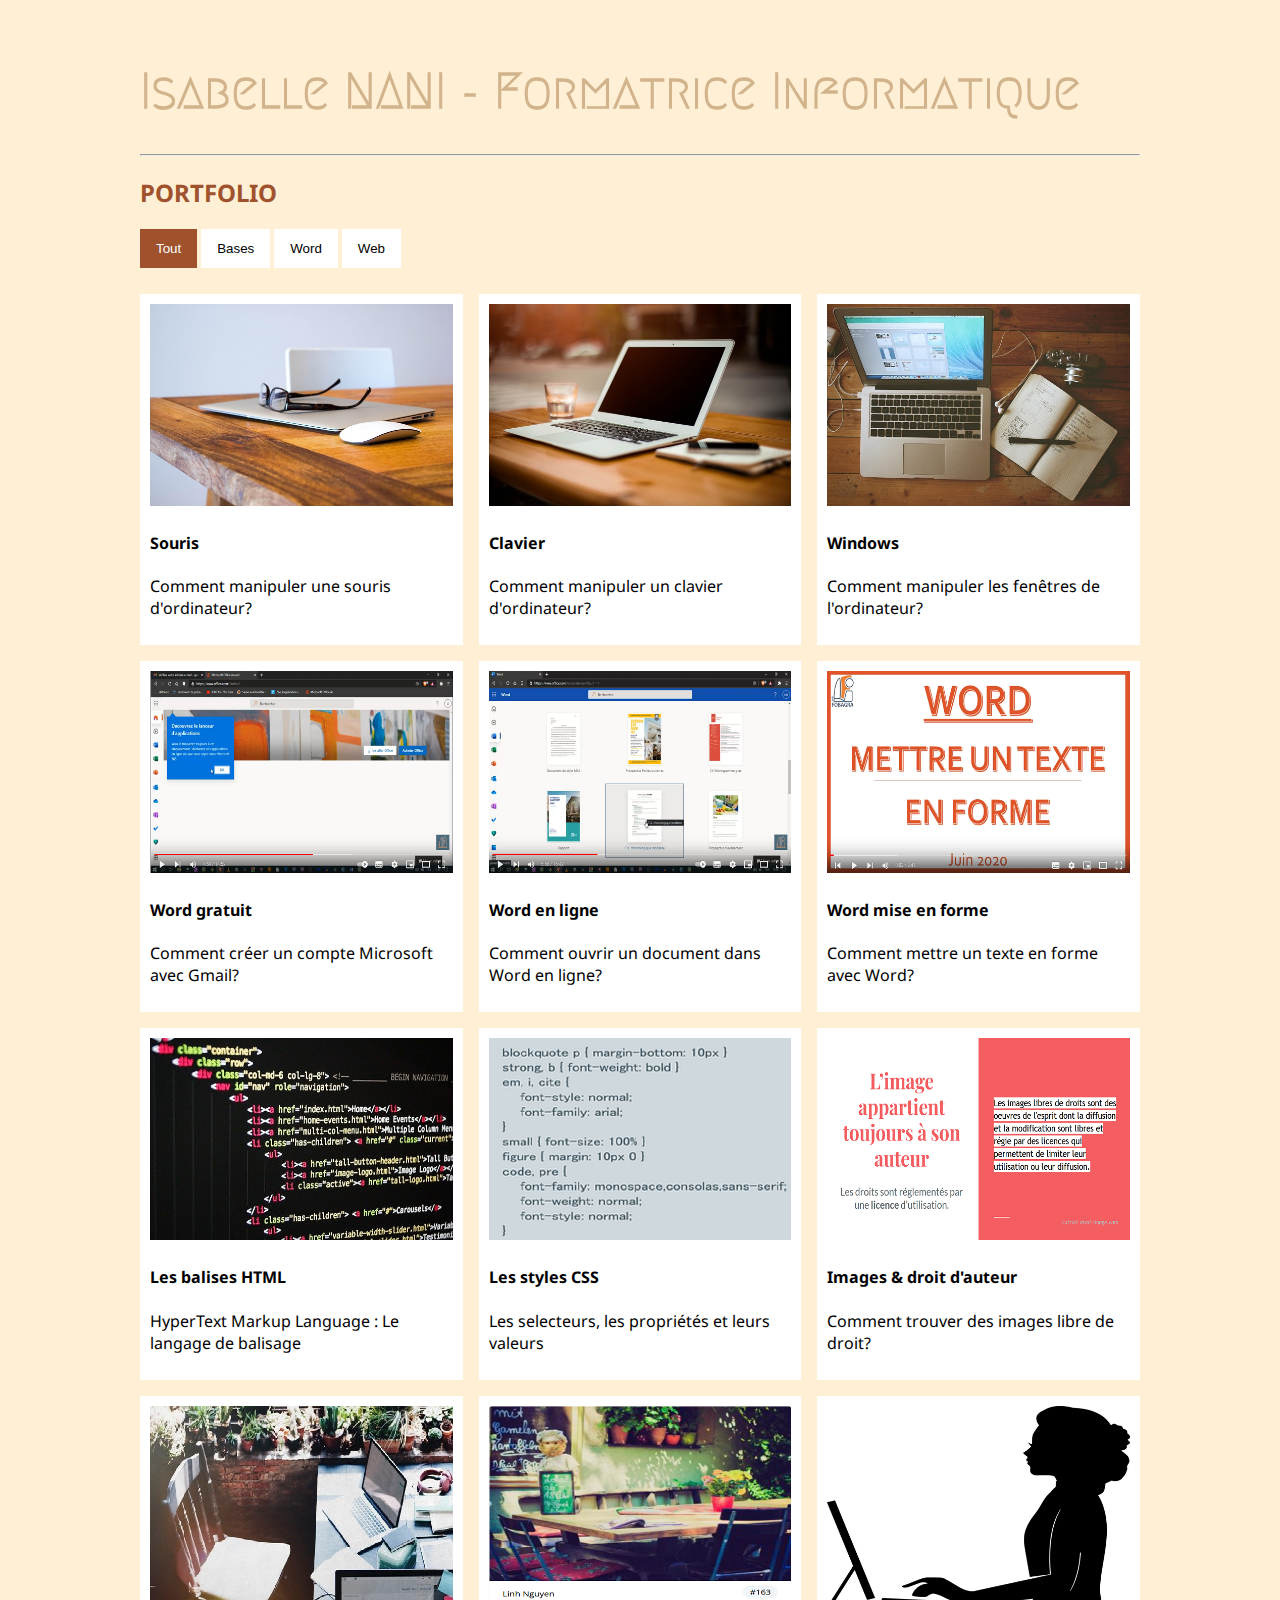
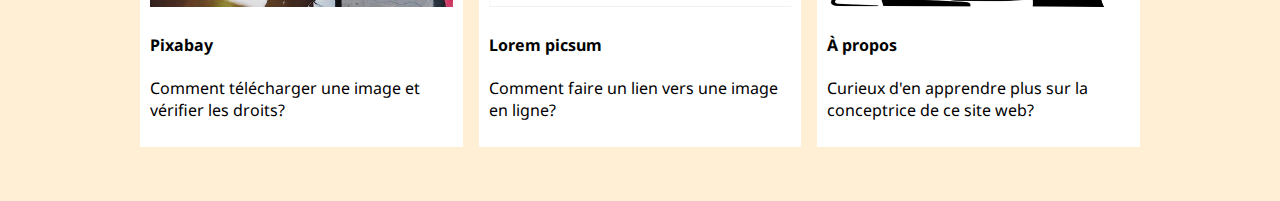
<file: index.html>
<!DOCTYPE html>
<html>
    <head>
        <title>I.NANI - Formatrice IT</title>
        <meta charset="UTF-8"> 
        <meta name="viewport" content="width=device-width, initial-scale=1">
        <link rel="stylesheet" href="https://fonts.googleapis.com/css?family=Megrim|Noto+Sans">
        <link href="styles/portfolio.css" rel="stylesheet" type="text/css"/>
         <link href="styles/responsive.css" rel="stylesheet" type="text/css"/>
    </head>
    <body>

        <!-- MAIN (Center website) -->
        <div class="main">

            <h1>Isabelle NANI - Formatrice Informatique</h1>
            <hr>

            <h2>PORTFOLIO</h2>

            <div id="myBtnContainer">
                <button class="btn active" onclick="filterSelection('all')">Tout</button>
                <button class="btn" onclick="filterSelection('bases')">Bases</button>
                <button class="btn" onclick="filterSelection('word')">Word</button>
                <button class="btn" onclick="filterSelection('autre')">Web</button>
            </div>

            <!-- Portfolio Gallery Grid -->
            <div class="row">
                <div class="column bases">
                    <div class="content">
                        <a href="souris.html">
                            <img src="images/souris.jpg" alt="Une souris d'ordinateur">
                        </a>
                        <h4>Souris</h4>
                        <p>Comment manipuler une souris d'ordinateur? </p>
                    </div>
                </div>
                <div class="column bases">
                    <div class="content">
                        <a href="clavier.html">
                            <img src="images/keyboard.jpg" alt="Un clavier d'ordinateur">
                        </a>
                        <h4>Clavier</h4>
                        <p>Comment manipuler un clavier d'ordinateur? </p>
                    </div>
                </div>
                <div class="column bases">
                    <div class="content">
                        <a href="windows.html">
                            <img src="images/windows.jpg" alt="Un écran d'ordinateur">
                        </a>
                        <h4>Windows</h4>
                        <p>Comment manipuler les fenêtres de l'ordinateur? </p>
                    </div>
                </div>

                <div class="column word">
                    <div class="content">
                        <a href="word1.html">
                            <img src="images/word1.png" alt="Vidéo 1">
                        </a>
                        <h4>Word gratuit</h4>
                        <p>Comment créer un compte Microsoft avec Gmail? </p>
                    </div>
                </div>
                <div class="column word">
                    <div class="content">
                        <a href="word2.html">
                            <img src="images/word2.png" alt="Vidéo 2">
                        </a>
                        <h4>Word en ligne</h4>
                        <p>Comment ouvrir un document dans Word en ligne?</p>
                    </div>
                </div>
                <div class="column word">
                    <div class="content">
                        <a href="word3.html">
                            <img src="images/word3.png" alt="Vidéo 3">
                        </a>
                        <h4>Word mise en forme</h4>
                        <p>Comment mettre un texte en forme avec Word? </p>
                    </div>
                </div>
				
				<div class="column autre">
                    <div class="content">
                        <a href="balises.html">
                            <img src="images/code-1076533_640.jpg" alt="code html">
                        </a>
                        <h4>Les balises HTML</h4>
                        <p>HyperText Markup Language : Le langage de balisage</p>
                    </div>
                </div>
				
                <div class="column autre">
                    <div class="content">
                        <a href="styles.html">
                            <img src="images/programmer-1653351_640.png" alt="code css">
                        </a>
                        <h4>Les styles CSS</h4>
                        <p>Les selecteurs, les propriétés et leurs valeurs</p>
                    </div>
                </div>
				

                <div class="column autre">
                    <div class="content">
                        <a href="droits.html">
                            <img src="images/autre1.png" alt="Droit d'auteur & copyrighhts">
                        </a>
                        <h4>Images & droit d'auteur</h4>
                        <p>Comment trouver des images libre de droit? </p>
                    </div>
                </div>
                <div class="column autre">
                    <div class="content">
                        <a href="pixa.html">
                            <img src="images/laptop-2589693_640.jpg" alt="Un bureau avec un ordinateur, sous le soleil d'un bel après-midi." title="Image de StockSnapsur sur Pixabay">
                        </a>
                        <h4>Pixabay</h4>
                        <p>Comment télécharger une image et vérifier les droits?</p>
                    </div>
                </div>
                <div class="column autre">
                    <div class="content">
                        <a href="picsu.html">
                            <img src="images/picsum.png" title="Photo n°163 de Linh Nguyen sur Picsum" alt="photo terrasse ensoillée pleine de couleurs.">
                        </a>
                        <h4>Lorem picsum</h4>
                        <p>Comment faire un lien vers une image en ligne?</p>
                    </div>
                </div>
                
                

                <div class="column autre">
                    <div class="content">
                        <a href="cv/Isabelle_NANI_cv.html">
                            <img src="images/programmer-4431280_640.png" alt="">
                        </a>
                        <h4>À propos</h4>
                        <p>Curieux d'en apprendre plus sur la conceptrice de ce site web? </p>
                    </div>
                </div>
                
      
                <!-- END GRID -->
            </div>

            <!-- END MAIN -->
        </div>

        <script>
            filterSelection("all")
            function filterSelection(c) {
                var x, i;
                x = document.getElementsByClassName("column");
                if (c == "all")
                    c = "";
                for (i = 0; i < x.length; i++) {
                    w3RemoveClass(x[i], "show");
                    if (x[i].className.indexOf(c) > -1)
                        w3AddClass(x[i], "show");
                }
            }

            function w3AddClass(element, name) {
                var i, arr1, arr2;
                arr1 = element.className.split(" ");
                arr2 = name.split(" ");
                for (i = 0; i < arr2.length; i++) {
                    if (arr1.indexOf(arr2[i]) == -1) {
                        element.className += " " + arr2[i];
                    }
                }
            }

            function w3RemoveClass(element, name) {
                var i, arr1, arr2;
                arr1 = element.className.split(" ");
                arr2 = name.split(" ");
                for (i = 0; i < arr2.length; i++) {
                    while (arr1.indexOf(arr2[i]) > -1) {
                        arr1.splice(arr1.indexOf(arr2[i]), 1);
                    }
                }
                element.className = arr1.join(" ");
            }


            // Add active class to the current button (highlight it)
            var btnContainer = document.getElementById("myBtnContainer");
            var btns = btnContainer.getElementsByClassName("btn");
            for (var i = 0; i < btns.length; i++) {
                btns[i].addEventListener("click", function () {
                    var current = document.getElementsByClassName("active");
                    current[0].className = current[0].className.replace(" active", "");
                    this.className += " active";
                });
            }
        </script>

    </body>
</html>
</file>
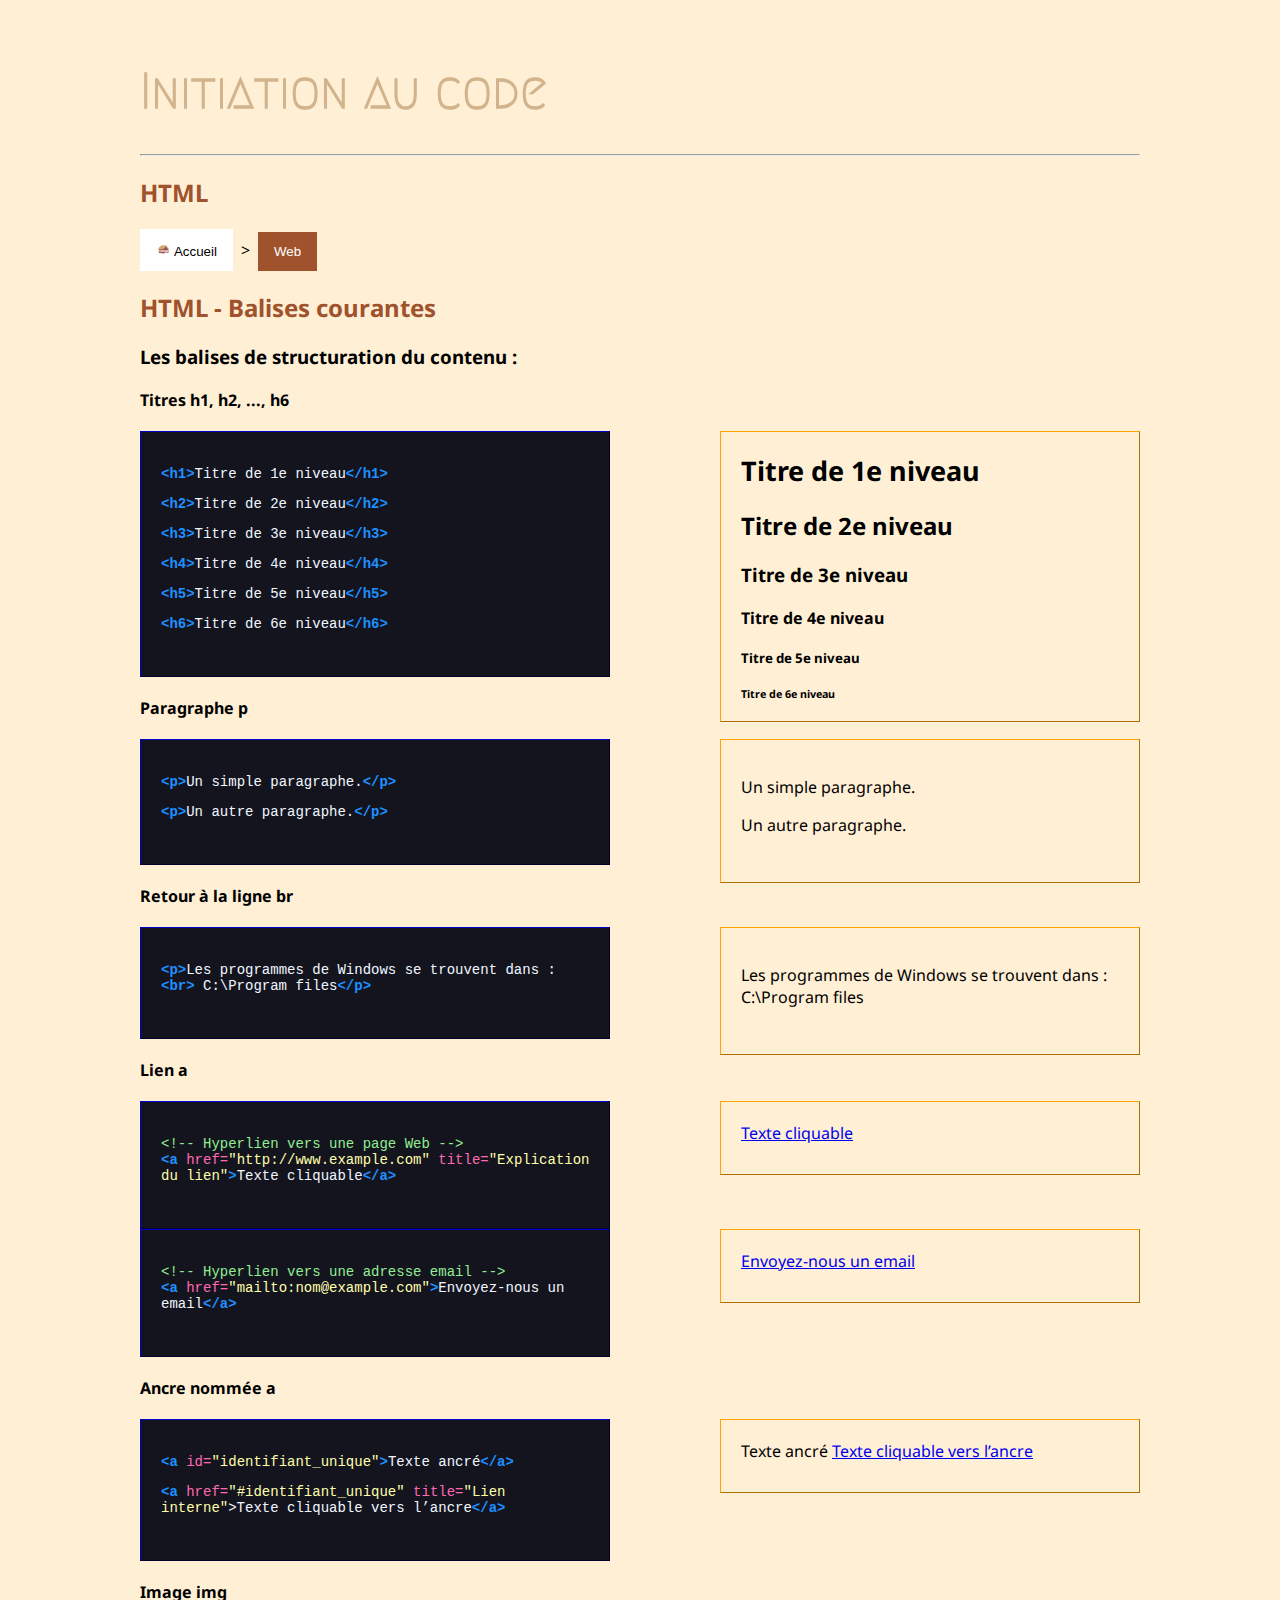
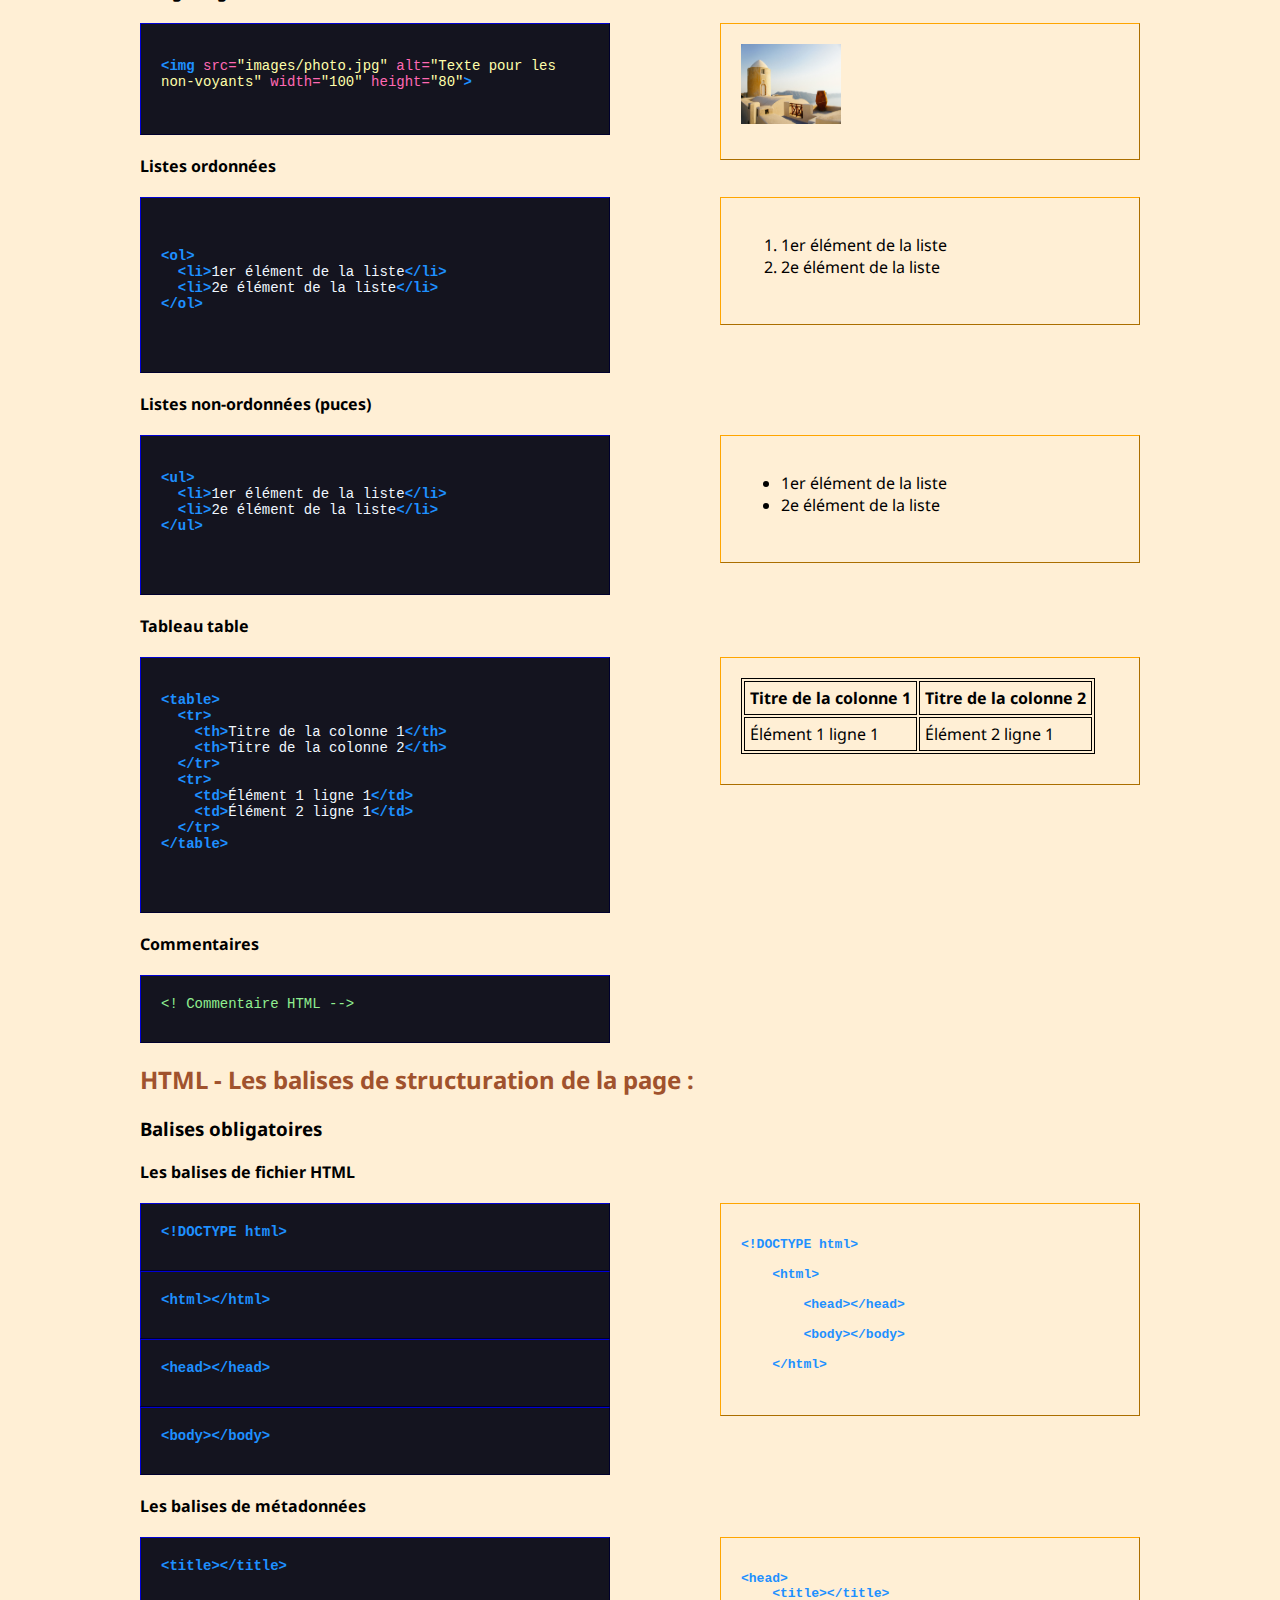
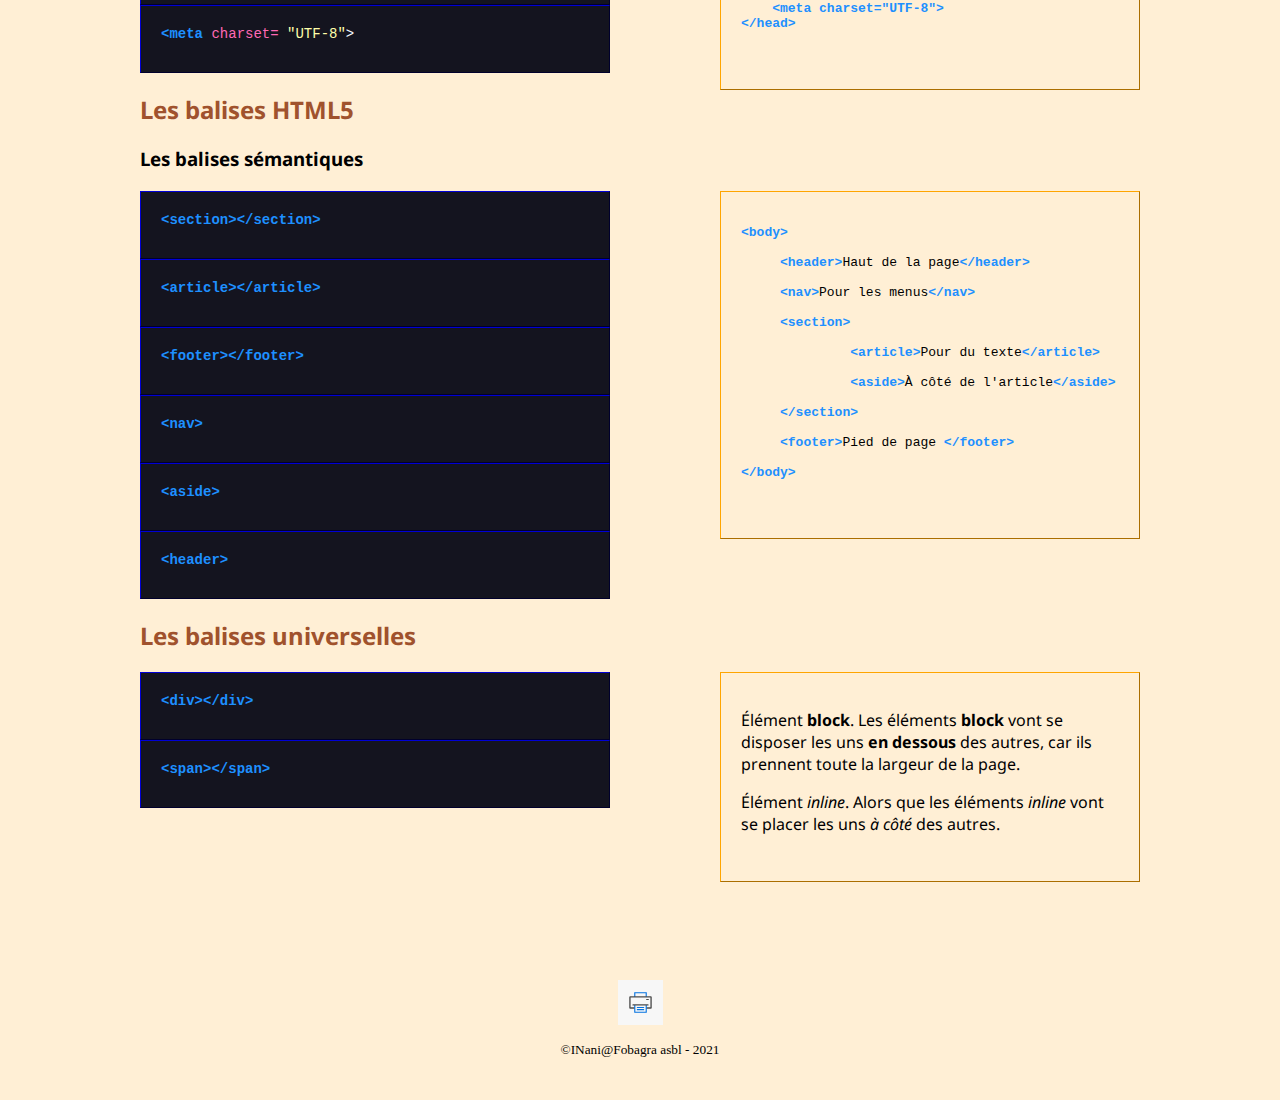
<file: balises.html>
<!DOCTYPE html>
<html>
    <head>
        <title>I.NANI - Formation web</title>
        <meta charset="UTF-8"> 
        <meta name="viewport" content="width=device-width, initial-scale=1">
        <link rel="stylesheet" href="https://fonts.googleapis.com/css?family=Megrim|Noto+Sans">
        <link href="styles/portfolio.css" rel="stylesheet" type="text/css"/>
        <link href="styles/two_col.css" rel="stylesheet" type="text/css"/>
         <link href="styles/footer.css" rel="stylesheet" type="text/css"/>
         <link href="styles/responsive.css" rel="stylesheet" type="text/css"/>
        <link href="styles/print.css" rel="stylesheet" type="text/css"/>
    </head>
    <body>

        <!-- MAIN (Center website) -->
        <div class="main">

            <h1>Initiation au code</h1>
            <hr>

            <h2>HTML</h2>

            <div id="myBtnContainer">
                <button class="btn" onclick="location.href = 'index.html'"><img src="images/house-2690425_640.png" alt="Retour à l'accueil" width='15'> Accueil </button>
				<span>&nbsp;>&nbsp;</span>
                <button class="btn active" onclick="location.href = 'index.html'">Web</button>
            </div>

            <!-- contenu de la page -->

            <header>

                <!--    <nav>
                        <ul>
                            <li><a href="#1" class='active'>1</a></li>
                            <li><a href="#2">2</a></li>
                        </ul>                
                    </nav>
                -->

            </header>

            <article id='1'>
                <h2>HTML - Balises courantes</h2>
                <h3>Les balises de structuration du contenu :</h3>
                <section>
                    <h4>Titres	h1, h2, ..., h6 </h4>

                    <aside id="wysiwyg">
                        <h1>Titre de 1e niveau</h1>                                
                        <h2>Titre de 2e niveau</h2>
                        <h3>Titre de 3e niveau</h3>
                        <h4>Titre de 4e niveau</h4>                                                                                
                        <h5>Titre de 5e niveau</h5>                                                                                                                  
                        <h6>Titre de 6e niveau</h6> 
                    </aside>

                    <div>
                        <p><code>&lt;h1&gt;</code>Titre de 1e niveau<code>&lt;/h1&gt;</code></p>                                
                        <p><code>&lt;h2&gt;</code>Titre de 2e niveau<code>&lt;/h2&gt;</code> </p>                                
                        <p><code>&lt;h3&gt;</code>Titre de 3e niveau<code>&lt;/h3&gt;</code></p>                                
                        <p><code>&lt;h4&gt;</code>Titre de 4e niveau<code>&lt;/h4&gt;</code></p>                                
                        <p><code>&lt;h5&gt;</code>Titre de 5e niveau<code>&lt;/h5&gt;</code></p>                                
                        <p><code>&lt;h6&gt;</code>Titre de 6e niveau<code>&lt;/h6&gt;</code></p> 
                    </div>
                </section>                   

                <section>
                    <h4>Paragraphe  p </h4>
                    <aside>
                        <p>Un simple paragraphe.</p> 
                        <p>Un autre paragraphe.</p>
                    </aside>
                    <div> 
                        <p><code>&lt;p&gt;</code>Un simple paragraphe.<code>&lt;/p&gt;</code> </p>   
                        <p><code>&lt;p&gt;</code>Un autre paragraphe.<code>&lt;/p&gt;</code> </p>		
                    </div>
                </section>

                <section>
                    <h4>Retour à la ligne  br </h4>
                    <aside>
                        <p>Les programmes de Windows se trouvent dans : <br> C:\Program files</p>
                    </aside>
                    <div> 
                        <p><code>&lt;p&gt;</code>Les programmes de Windows se trouvent dans : <code>&lt;br&gt;</code> C:\Program files<code>&lt;/p&gt;</code> </p>                                

                    </div>
                </section>

                <section>
                    <h4>Lien  a  </h4>  
                    <aside>
                        <!-- Hyperlien vers une page Web --> 
                        <a href="http://www.example.com" title="Explication du lien">Texte cliquable</a> 
                    </aside>

                    <div>                               
                        <p><span class="green">&lt;!-- Hyperlien vers une page Web --&gt;</span><br>                              
                            <code>&lt;a</code> <code class="attr">href=</code><code class="val">"http://www.example.com"</code> <code class="attr">title=</code><code class="val">"Explication du lien"</code><code>&gt;</code>Texte cliquable<code>&lt;/a&gt;</code> </p>                                
                    </div>


                    <aside>
                        <!-- Hyperlien vers une adresse email --> 
                        <a href="mailto:nom@example.com">Envoyez-nous un email</a> 
                    </aside>


                    <div> 
                        <p><span class="green">&lt;!-- Hyperlien vers une adresse email --&gt;</span><br>
                            <code>&lt;a</code> <code class="attr">href=</code><code class="val">"mailto:nom@example.com"</code><code>&gt;</code>Envoyez-nous un email<code>&lt;/a&gt;</code> </p>      						
                    </div>
                </section>	

                <section>
                    <h4>Ancre nommée  a </h4>
                    <aside>
                        <a id="identifiant_unique">Texte ancré</a> 
                        <a href="#identifiant_unique" title="Lien interne">Texte cliquable vers l’ancre</a> 
                    </aside>
                    <div> 
                        <p><code>&lt;a</code> <code class="attr">id=</code><code class="val">"identifiant_unique"</code><code>&gt;</code>Texte ancré<code>&lt;/a&gt;</code> </p> 
                        <p><code>&lt;a</code> <code class="attr">href=</code><code class="val">"#identifiant_unique"</code> <code class="attr">title=</code><code class="val">"Lien interne"</code>>Texte cliquable vers l’ancre<code>&lt;/a&gt;</code> </p> 
                    </div>
                </section>

                <section>
                    <h4>Image img </h4>
                    <aside>
                        <img src="images/photo.jpg" alt="Texte de remplacement" title="paysage" width="100" height="80"> 
                    </aside>
                    <div> 
                        <p><code>&lt;img</code> <code class="attr">src=</code><code class="val">"images/photo.jpg"</code> <code class="attr">alt=</code><code class="val">"Texte pour les non-voyants"</code>  <code class="attr">width=</code><code class="val">"100"</code> <code class="attr">height=</code><code class="val">"80"</code><code>&gt;</code> </p>                                
                    </div>
                </section>

                <section>
                    <h4>Listes ordonnées  </h4>  
                    <aside>
                        <ol> 
                            <li>1er élément de la liste</li> 
                            <li>2e élément de la liste</li> 
                        </ol>
                    </aside>
                    <div> 
                        <pre>     
<code>&lt;ol&gt;</code> 
  <code>&lt;li&gt;</code>1er élément de la liste<code>&lt;/li&gt;</code> 
  <code>&lt;li&gt;</code>2e élément de la liste<code>&lt;/li&gt;</code> 
<code>&lt;/ol&gt;</code> 
                        </pre>
                    </div>
                </section>

                <section>
                    <h4>Listes  non-ordonnées (puces)   </h4>   
                    <aside>
                        <ul> 
                            <li>1er élément de la liste</li> 
                            <li>2e élément de la liste</li> 
                        </ul> 
                    </aside>
                    <div> 
                        <pre>
<code>&lt;ul&gt;</code> 
  <code>&lt;li&gt;</code>1er élément de la liste<code>&lt;/li&gt;</code> 
  <code>&lt;li&gt;</code>2e élément de la liste<code>&lt;/li&gt;</code> 
<code>&lt;/ul&gt;</code> 
                        </pre>
                    </div>
                </section>

                <section>
                    <h4>Tableau table </h4>
                    <aside>
                        <table>
                            <tr>
                                <th>Titre de la colonne 1</th>
                                <th>Titre de la colonne 2</th>
                            </tr>
                            <tr>
                                <td>Élément 1 ligne 1</td>
                                <td>Élément 2 ligne 1</td>                                                                                     
                            </tr>                                                                          
                        </table>
                    </aside>
                    <div>
                        <pre>
<code>&lt;table&gt;</code>
  <code>&lt;tr&gt;</code>
    <code>&lt;th&gt;</code>Titre de la colonne 1<code>&lt;/th&gt;</code>
    <code>&lt;th&gt;</code>Titre de la colonne 2<code>&lt;/th&gt;</code>
  <code>&lt;/tr&gt;</code>
  <code>&lt;tr&gt;</code>
    <code>&lt;td&gt;</code>Élément 1 ligne 1<code>&lt;/td&gt;</code>
    <code>&lt;td&gt;</code>Élément 2 ligne 1<code>&lt;/td&gt;</code>                                                                                     
  <code>&lt;/tr&gt;</code>                                                                          
<code>&lt;/table&gt;</code>
                        </pre>
                    </div>
                </section>

                <section>
                    <h4>Commentaires   </h4>                                                                  
                    <div class="green">&lt;! Commentaire HTML --&gt;</div>
                    <p class="hidden">
                        La balise de commentaire est utilisée pour insérer des commentaires dans le code source. 
                        Les commentaires ne sont pas affichés dans les navigateurs.
                        Vous pouvez utiliser des commentaires pour expliquer votre code, ce qui peut vous aider lorsque vous modifiez le code source à une date ultérieure. 
                        Ceci est particulièrement utile si vous avez beaucoup de code. 
                    </p>
                </section>
            </article>





            <article id='2'>
                <h2>HTML - Les balises de structuration de la page :</h2>
                <h3>Balises obligatoires</h3>
                <section>
                    <h4>Les balises de fichier HTML</h4>

                    <aside>
                        <pre>
<code>&lt;!DOCTYPE html&gt;</code>

    <code>&lt;html&gt;</code>

        <code>&lt;head&gt;</code><code>&lt;/head&gt;</code>

        <code>&lt;body&gt;</code><code>&lt;/body&gt;</code>

    <code>&lt;/html&gt;</code> </pre>
                    </aside>

                    <div>
                        <code>&lt;!DOCTYPE html&gt;</code>
                    </div>
                    <div>
                        <code>&lt;html&gt;</code><code>&lt;/html&gt;</code>
                    </div>
                    <div>
                        <code>&lt;head&gt;</code><code>&lt;/head&gt;</code>
                    </div>
                    <div>
                        <code>&lt;body&gt;</code><code>&lt;/body&gt;</code>
                    </div>
                </section>                   

                <section class='printSautPage'>
                    <h4>Les balises de métadonnées</h4>
                    <aside>
                        <pre>
<code>&lt;head&gt;</code>
    <code>&lt;title&gt;&lt;/title&gt;</code>
    <code>&lt;meta charset="UTF-8"&gt;</code>
<code>&lt;/head&gt;</code>
                        </pre>
                    </aside>
                    <div> 
                        <code>&lt;title&gt;&lt;/title&gt;</code>
                    </div>
                    <div>
                        <code>&lt;meta</code> <code class="attr">charset=</code> <code class="val">"UTF-8"</code>&gt;
                    </div>
                </section>
            </article>

            <article class='printSautPage'>
                <h2>Les balises HTML5</h2>
                <h3>Les balises sémantiques</h3>
                <section>
                    <aside>
                        <pre>
<code>&lt;body&gt;</code> 

     <code>&lt;header&gt;</code>Haut de la page<code>&lt;/header&gt;</code> 

     <code>&lt;nav&gt;</code>Pour les menus<code>&lt;/nav&gt;</code> 

     <code>&lt;section&gt;</code> 

              <code>&lt;article&gt;</code>Pour du texte<code>&lt;/article&gt;</code> 

              <code>&lt;aside&gt;</code>À côté de l'article<code>&lt;/aside&gt;</code> 

     <code>&lt;/section&gt;</code> 

     <code>&lt;footer&gt;</code>Pied de page <code>&lt;/footer&gt;</code> 

<code>&lt;/body&gt;</code>                         
                        </pre>
                    </aside>
                    <div> 
                        <code>&lt;section&gt;</code><code>&lt;/section&gt;</code>
                    </div>
                    <div> 
                        <code>&lt;article&gt;</code><code>&lt;/article&gt;</code>
                    </div>
                    <div> 
                        <code>&lt;footer&gt;</code><code>&lt;/footer&gt;</code>
                    </div>
                    <div> 
                        <code>&lt;nav&gt;</code>
                    </div>
                    <div> 
                        <code>&lt;aside&gt;</code>
                    </div>
                    <div> 
                        <code>&lt;header&gt;</code>
                    </div>
                </section>
            </article>

            <article class='printSautPage'>
                <h2>Les balises universelles</h2>
                <section>

                    <aside>
                        <p>
                            Élément <strong>block</strong>. Les éléments <strong>block</strong> vont se disposer les uns <b>en dessous</b> des autres, car ils prennent toute la largeur de la page.
                        </p>
                        <p>
                            Élément <i>inline</i>. Alors que les éléments <i>inline</i> vont se placer les uns <i>à côté</i> des autres.
                        </p>
                    </aside>
                    <div> 
                        <code>&lt;div&gt;</code><code>&lt;/div&gt;</code>
                    </div>
                    <div>
                        <code>&lt;span&gt;</code><code>&lt;/span&gt;</code>
                    </div>
                </section>
            </article>




            <footer>
                <figure>
                    <!-- <button onclick="window.print()">Print this page</button>-->
                    <img onclick="window.print()" src="images/print-6568980.svg" alt="veuillez cliquer pour imprimer" width="45" height="45" class="print">
                    <figcaption class="hidden">
                        Image par <a href="https://pixabay.com/fr/users/inspire-studio-22128832/?utm_source=link-attribution&amp;utm_medium=referral&amp;utm_campaign=image&amp;utm_content=6568980">J S</a> de <a href="https://pixabay.com/fr/?utm_source=link-attribution&amp;utm_medium=referral&amp;utm_campaign=image&amp;utm_content=6568980">Pixabay</a>
                    </figcaption>              
                </figure>
                <p>
                    &copy;INani@Fobagra asbl - 2021
                </p>
            </footer>




            <!-- END MAIN -->
        </div>

    </body>
</html>
</file>
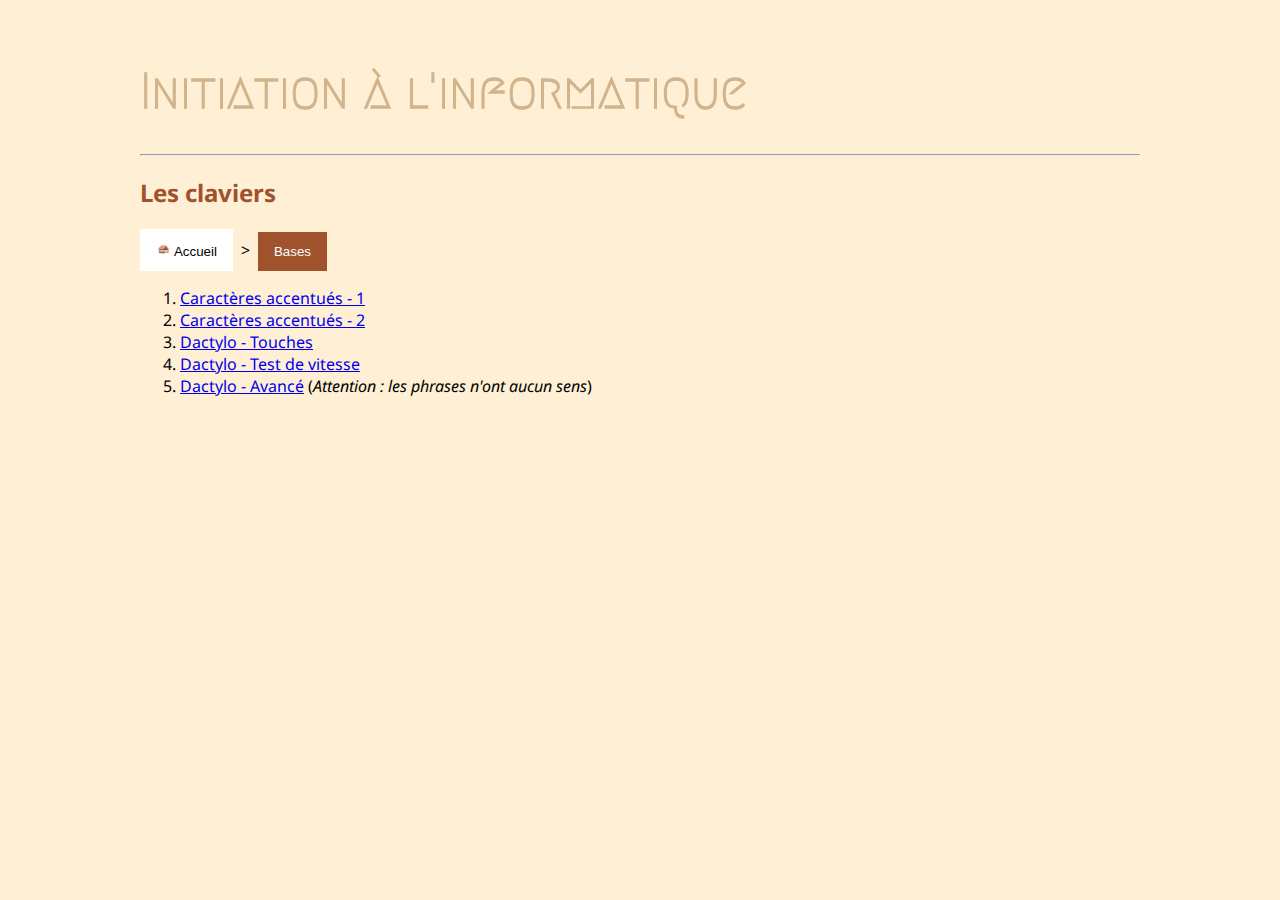
<file: clavier.html>
<!DOCTYPE html>
<html>
    <head>
        <title>I.NANI - Formation clavier</title>
        <meta charset="UTF-8"> 
        <meta name="viewport" content="width=device-width, initial-scale=1">
        <link rel="stylesheet" href="https://fonts.googleapis.com/css?family=Megrim|Noto+Sans">
        <link href="styles/portfolio.css" rel="stylesheet" type="text/css"/>
    </head>
    <body>

        <!-- MAIN (Center website) -->
        <div class="main">

            <h1>Initiation à l'informatique</h1>
            <hr>

            <h2>Les claviers</h2>

            <div id="myBtnContainer">
                <button class="btn" onclick="location.href = 'index.html'"><img src="images/house-2690425_640.png" alt="Retour à l'accueil" width='15'> Accueil </button>
				<span>&nbsp;>&nbsp;</span>
                <button class="btn active" onclick="location.href = 'index.html'">Bases</button>
            </div>

            <!-- contenu de la page -->


            <ol>
               <!-- <li><a href="exercices/exercices_clavier.pdf" target=_blank>Initiation au clavier</a> (lien interne)</li> -->
                <li><a href="http://ien-perpignan-nord.ac-montpellier.fr/ressources_pedagogiques/EXERCICES/informatique_clavier.htm" target=_blank>Caractères accentués - 1</a></li> 
                <li><a href="http://techno.malraux.free.fr/uploads/file/6eme/Inf/clavier/exercice1_clavier.htm" target=_blank>Caractères accentués - 2 </a></li>

                <li><a href="http://www.typingstudy.com/fr-french-2/lesson/1/part/2" target=_blank>Dactylo - Touches</a></li>
                <li><a href="https://www.dactylocours.com/test.php" target=_blank>Dactylo - Test de vitesse</a></li>
                <li><a href="https://10fastfingers.com/typing-test/french" target=_blank>Dactylo - Avancé</a> (<em>Attention : les phrases n'ont aucun sens</em>)</li>

            </ol>



            <!-- END MAIN -->
        </div>

    </body>
</html>
</file>
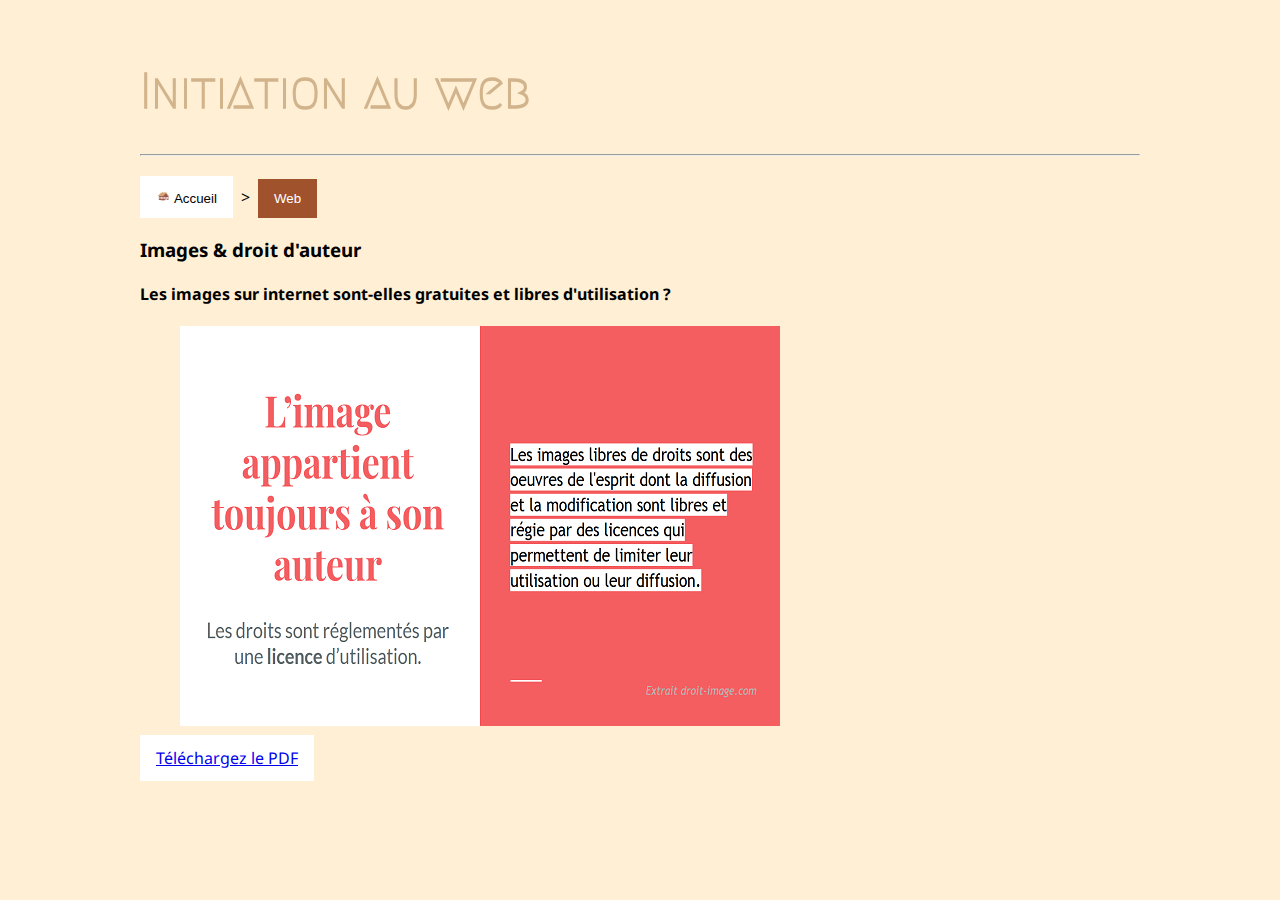
<file: droits.html>
<!DOCTYPE html>
<html>
    <head>
        <title>I.NANI - Formation Web</title>
        <meta charset="UTF-8"> 
        <meta name="viewport" content="width=device-width, initial-scale=1">
        <link rel="stylesheet" href="https://fonts.googleapis.com/css?family=Megrim|Noto+Sans">
        <link href="styles/portfolio.css" rel="stylesheet" type="text/css"/>
    </head>
    <body>

        <!-- MAIN (Center website) -->
        <div class="main">

            <h1>Initiation au web</h1>
            <hr>

            <h2></h2>

            <div id="myBtnContainer">
                <button class="btn" onclick="location.href = 'index.html'"><img src="images/house-2690425_640.png" alt="Retour à l'accueil" width='15'> Accueil </button>
				<span>&nbsp;>&nbsp;</span>
                <button class="btn active" onclick="location.href = 'index.html'">Web</button>
            </div>

            <!-- contenu de la page -->
            <h3>Images & droit d'auteur</h3>
            <h4>Les images sur internet sont-elles gratuites et libres d'utilisation ? </h4>
            <figure>
                <a href="documents/image_libre_de_droit.pdf" target="_blank">
                    <img src="images/autre1.png" alt="images et droits d'auteur">
                </a>
            </figure>
            <p>
                <a class="btn" href="documents/image_libre_de_droit.pdf" target="_blank" download="documents/image_libre_de_droit.pdf">
                    Téléchargez le PDF 
                </a>
            </p>


            <!-- END MAIN -->
        </div>

    </body>
</html>
</file>
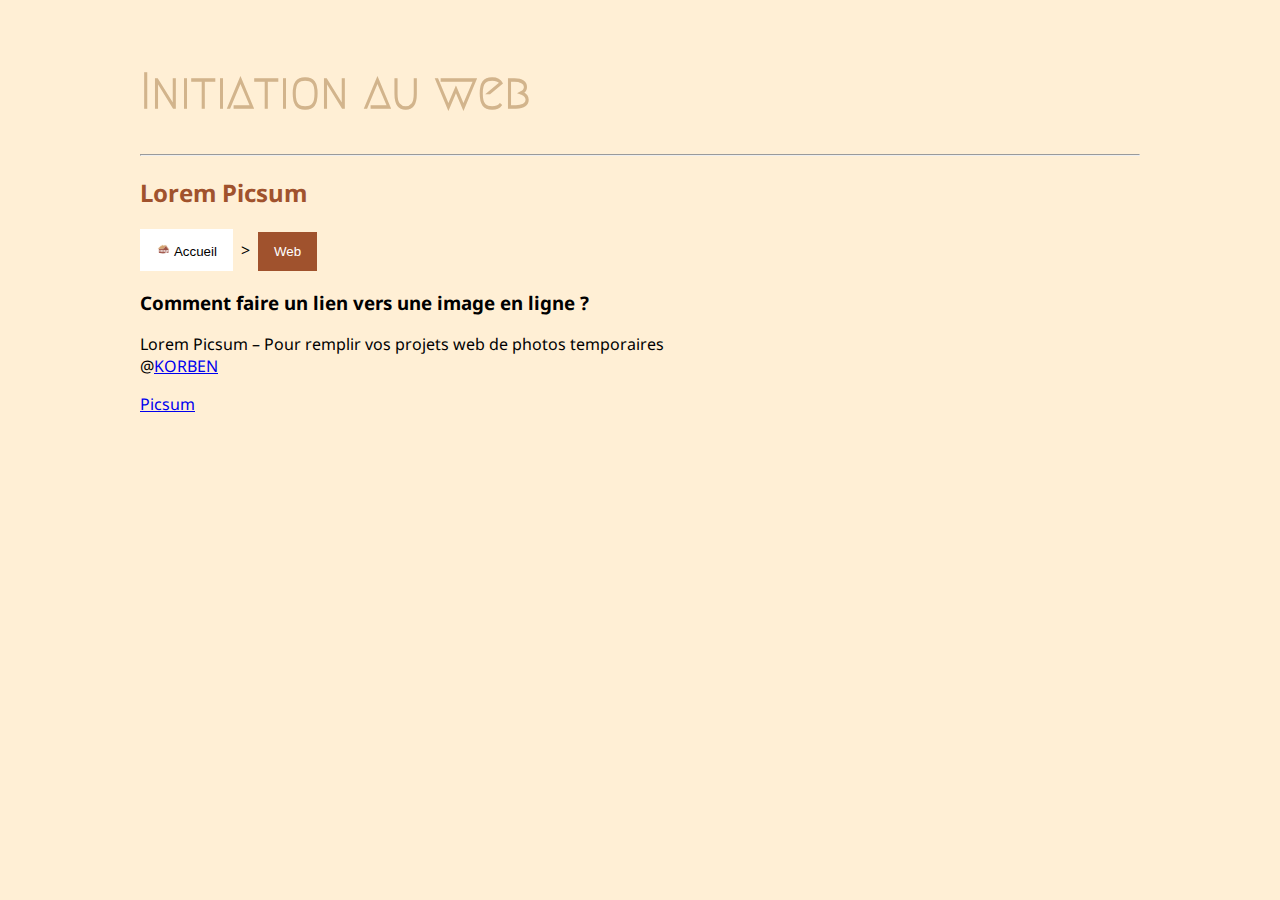
<file: picsu.html>
<!DOCTYPE html>
<html>
    <head>
        <title>I.NANI - Formation Web</title>
        <meta charset="UTF-8"> 
        <meta name="viewport" content="width=device-width, initial-scale=1">
        <link rel="stylesheet" href="https://fonts.googleapis.com/css?family=Megrim|Noto+Sans">
        <link href="styles/portfolio.css" rel="stylesheet" type="text/css"/>
    </head>
    <body>

        <!-- MAIN (Center website) -->
        <div class="main">

            <h1>Initiation au web</h1>
            <hr>

            <h2>Lorem Picsum</h2>

            <div id="myBtnContainer">
                <button class="btn" onclick="location.href = 'index.html'"><img src="images/house-2690425_640.png" alt="Retour à l'accueil" width='15'> Accueil </button>
				<span>&nbsp;>&nbsp;</span>
                <button class="btn active" onclick="location.href = 'index.html'">Web</button>
            </div>
            
            <!-- contenu de la page -->
            <h3>Comment faire un lien vers une image en ligne ?</h3>
            <p>
                Lorem Picsum – Pour remplir vos projets web de photos temporaires<br>
                @<a href="https://korben.info/lorem-picsum.html" target="_blank">KORBEN</a>
            </p>
            <p>
                <a href="https://picsum.photos/" target="_blank">Picsum</a>
            </p>


            
            


            <!-- END MAIN -->
        </div>

    </body>
</html>
</file>
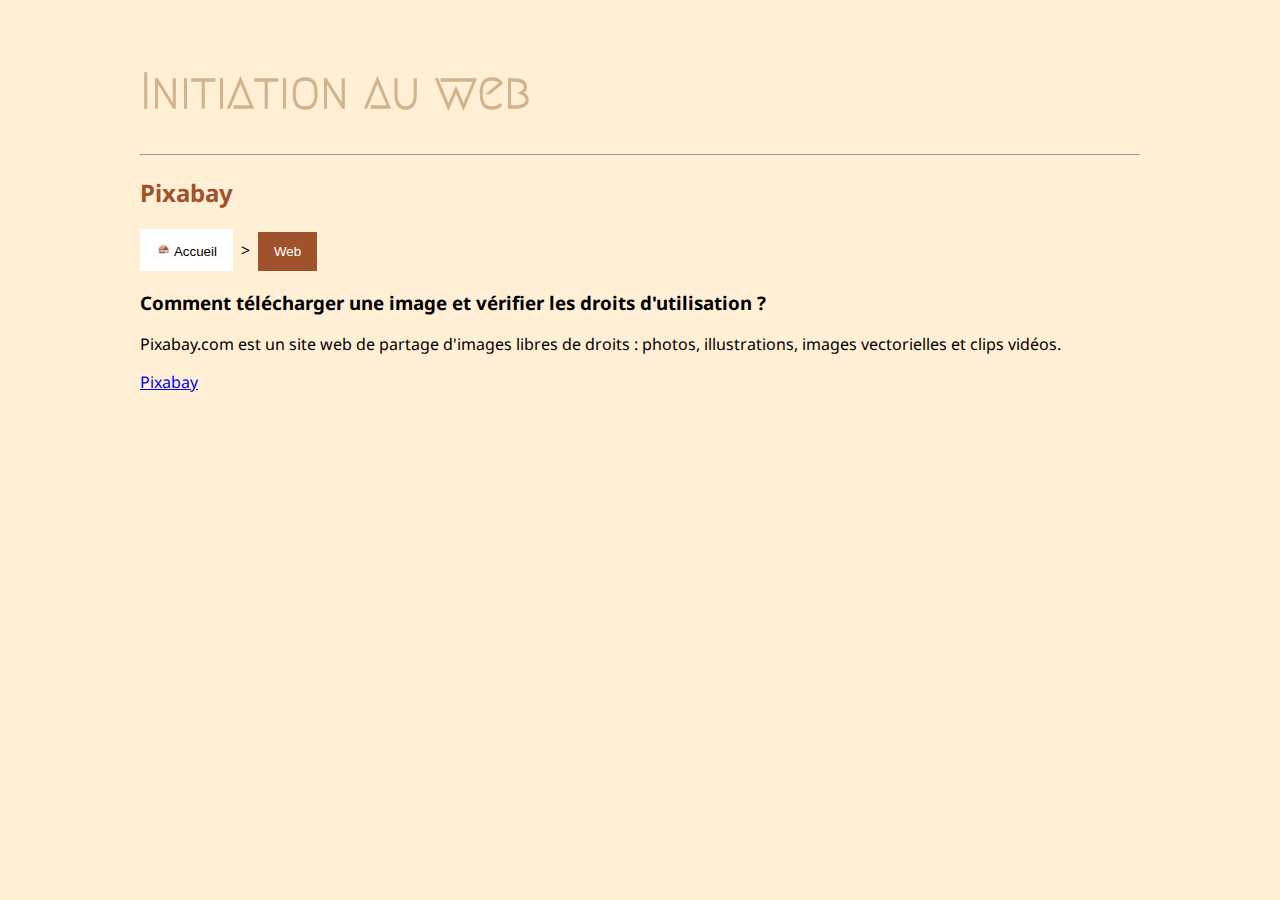
<file: pixa.html>
<!DOCTYPE html>
<html>
    <head>
        <title>I.NANI - Formation Web</title>
        <meta charset="UTF-8"> 
        <meta name="viewport" content="width=device-width, initial-scale=1">
        <link rel="stylesheet" href="https://fonts.googleapis.com/css?family=Megrim|Noto+Sans">
        <link href="styles/portfolio.css" rel="stylesheet" type="text/css"/>
    </head>
    <body>

        <!-- MAIN (Center website) -->
        <div class="main">

            <h1>Initiation au web</h1>
            <hr>

            <h2>Pixabay</h2>

             <div id="myBtnContainer">
                <button class="btn" onclick="location.href = 'index.html'"><img src="images/house-2690425_640.png" alt="Retour à l'accueil" width='15'> Accueil </button>
				<span>&nbsp;>&nbsp;</span>
                <button class="btn active" onclick="location.href = 'index.html'">Web</button>
            </div>
            
            <!-- contenu de la page -->
            <h3>Comment télécharger une image et vérifier les droits d'utilisation ?</h3>
            <p>
                Pixabay.com est un site web de partage d'images libres de droits : photos, illustrations, images vectorielles et clips vidéos. 
            </p>
            <p>
                <a href="https://pixabay.com" target="_blank">Pixabay</a>
            </p>


            
            


            <!-- END MAIN -->
        </div>

    </body>
</html>
</file>
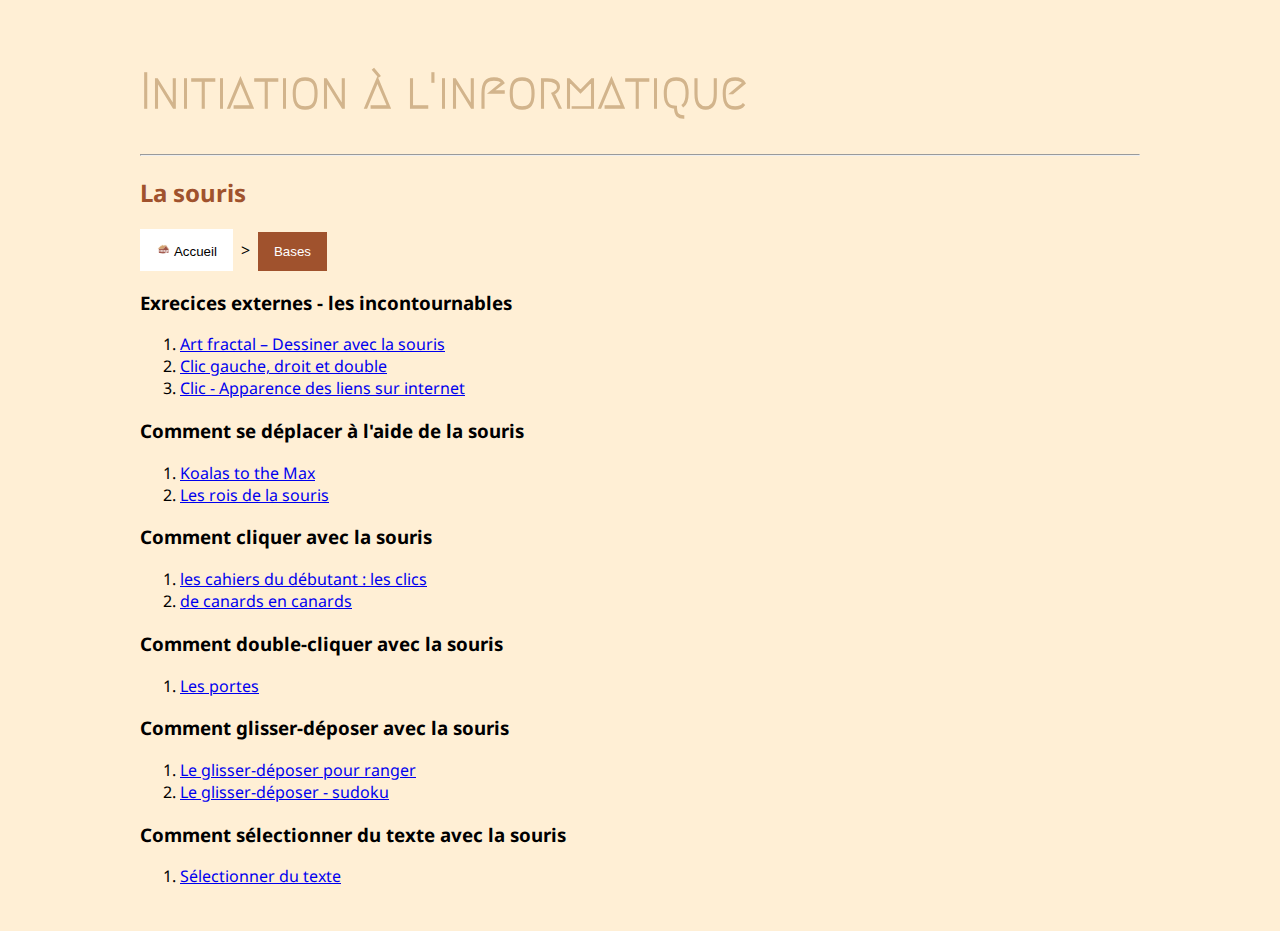
<file: souris.html>
<!DOCTYPE html>
<html>
    <head>
        <title>I.NANI - Formation souris</title>
        <meta charset="UTF-8"> 
        <meta name="viewport" content="width=device-width, initial-scale=1">
        <link rel="stylesheet" href="https://fonts.googleapis.com/css?family=Megrim|Noto+Sans">
        <link href="styles/portfolio.css" rel="stylesheet" type="text/css"/>
    </head>
    <body>

        <!-- MAIN (Center website) -->
        <div class="main">

            <h1>Initiation à l'informatique</h1>
            <hr>

            <h2>La souris</h2>

            <div id="myBtnContainer">
                <button class="btn" onclick="location.href = 'index.html'"><img src="images/house-2690425_640.png" alt="Retour à l'accueil" width='15'> Accueil </button>
				<span>&nbsp;>&nbsp;</span>
                <button class="btn active" onclick="location.href = 'index.html'">Bases</button>
            </div>

            <!-- contenu de la page -->
            <h3>Exrecices externes - les incontournables</h3>

            <ol>
                <!-- copier coller cette ligne  <li><a href="" target="_blank"></a></li> -->

                <li><a href="http://weavesilk.com/" target="_blank">Art fractal – Dessiner avec la souris</a> &nbsp;&nbsp;<i class="fa fa-external-link"></i></li>
                <li><a href="https://info.sio2.be/infobase/4/exo/index.php" target="_blank">Clic gauche, droit et double</a> &nbsp;&nbsp;<i class="fa fa-external-link"></i></li>
                <li>
                    <a href="http://canardmalin.zeix.com/uebungen/1.htm" target="_blank">
                        Clic - Apparence des liens sur internet</a> &nbsp;&nbsp;
                    <i class="fa fa-external-link"></i>
                </li>
            </ol>

            <h3>Comment se déplacer à l'aide de la souris</h3>
            <ol>
                <li><a href="http://www.koalastothemax.com/" target="_blank">Koalas to the Max</a> &nbsp;&nbsp;<i class="fa fa-external-link"></i></li>

                <li><a href="https://micetf.fr/Souris/" target="_blank">Les rois de la souris</a> &nbsp;&nbsp;<i class="fa fa-external-link"></i></li>
            </ol>

            <h3>Comment cliquer avec la souris</h3>
            <ol>
                <li><a href="https://lescahiersdudebutant.arpinux.org/exercices/clic/index.html" target="_blank">les cahiers du débutant : les clics</a> &nbsp;&nbsp;<i class="fa fa-external-link"></i></li>
                <li><a href="http://canardmalin.zeix.com/uebungen/1.htm" target="_blank">de canards en canards</a> &nbsp;&nbsp;<i class="fa fa-external-link"></i></li>
            </ol>

            <h3>Comment double-cliquer avec la souris</h3>
            <ol>
                <li><a href="https://www.lesbonsclics.fr/upload/storyline-exercices/le-double-clic_hedwige/story_html5.html" target="_blank">Les portes</a> &nbsp;&nbsp;<i class="fa fa-external-link"></i></li>

            </ol>

            <h3>Comment glisser-déposer avec la souris</h3>
            <ol>
                <li><a href="https://www.lesbonsclics.fr/upload/storyline-exercices/le-drag-drop/story_html5.html" target="_blank">Le glisser-déposer pour ranger</a> &nbsp;&nbsp;<i class="fa fa-external-link"></i></li>

                <li><a href="https://micetf.fr/sudoku/" target="_blank">Le glisser-déposer - sudoku</a> &nbsp;&nbsp;<i class="fa fa-external-link"></i></li>
            </ol>

            <h3>Comment sélectionner du texte avec la souris</h3>
            <ol>
                <li> <a href="https://lescahiersdudebutant.arpinux.org/exercices/texteselection/index.html" target=_blank>Sélectionner du texte</a></li>
            </ol>



            <!-- END MAIN -->
        </div>




    </body>
</html>
</file>
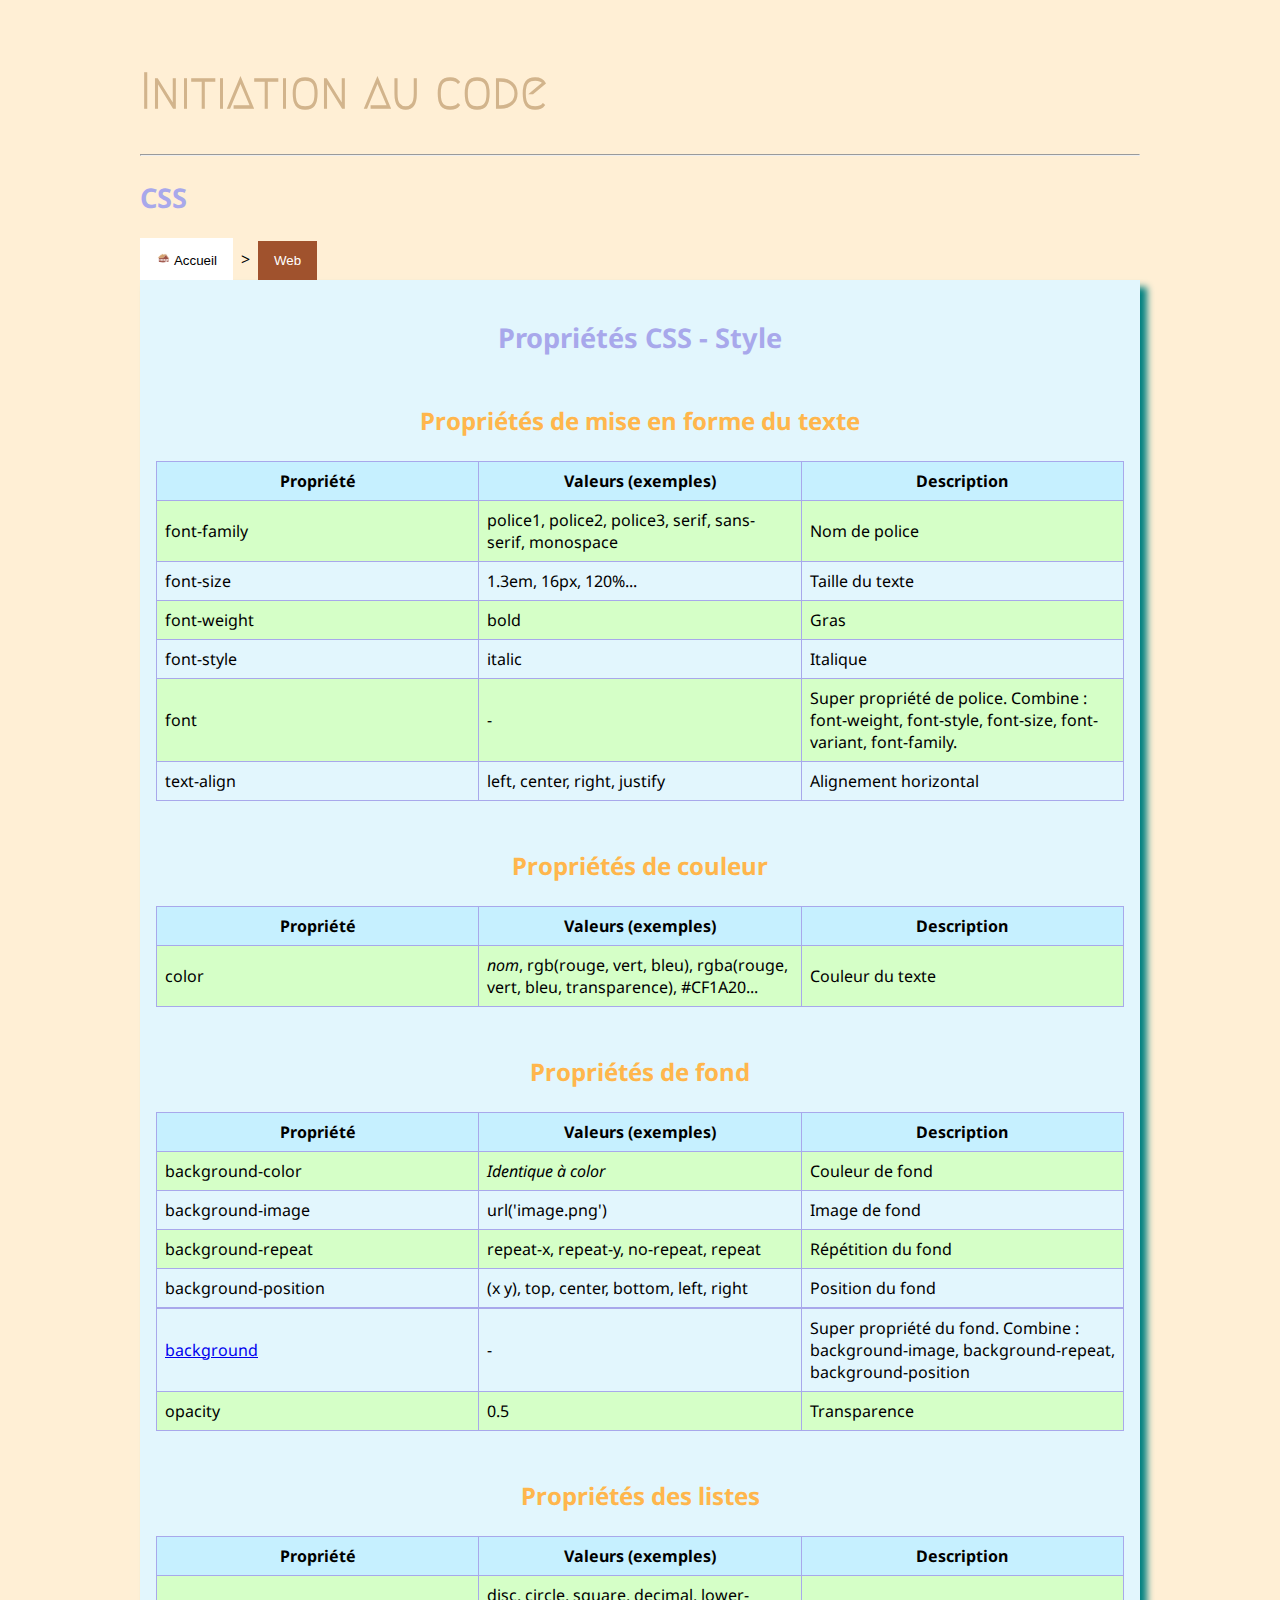
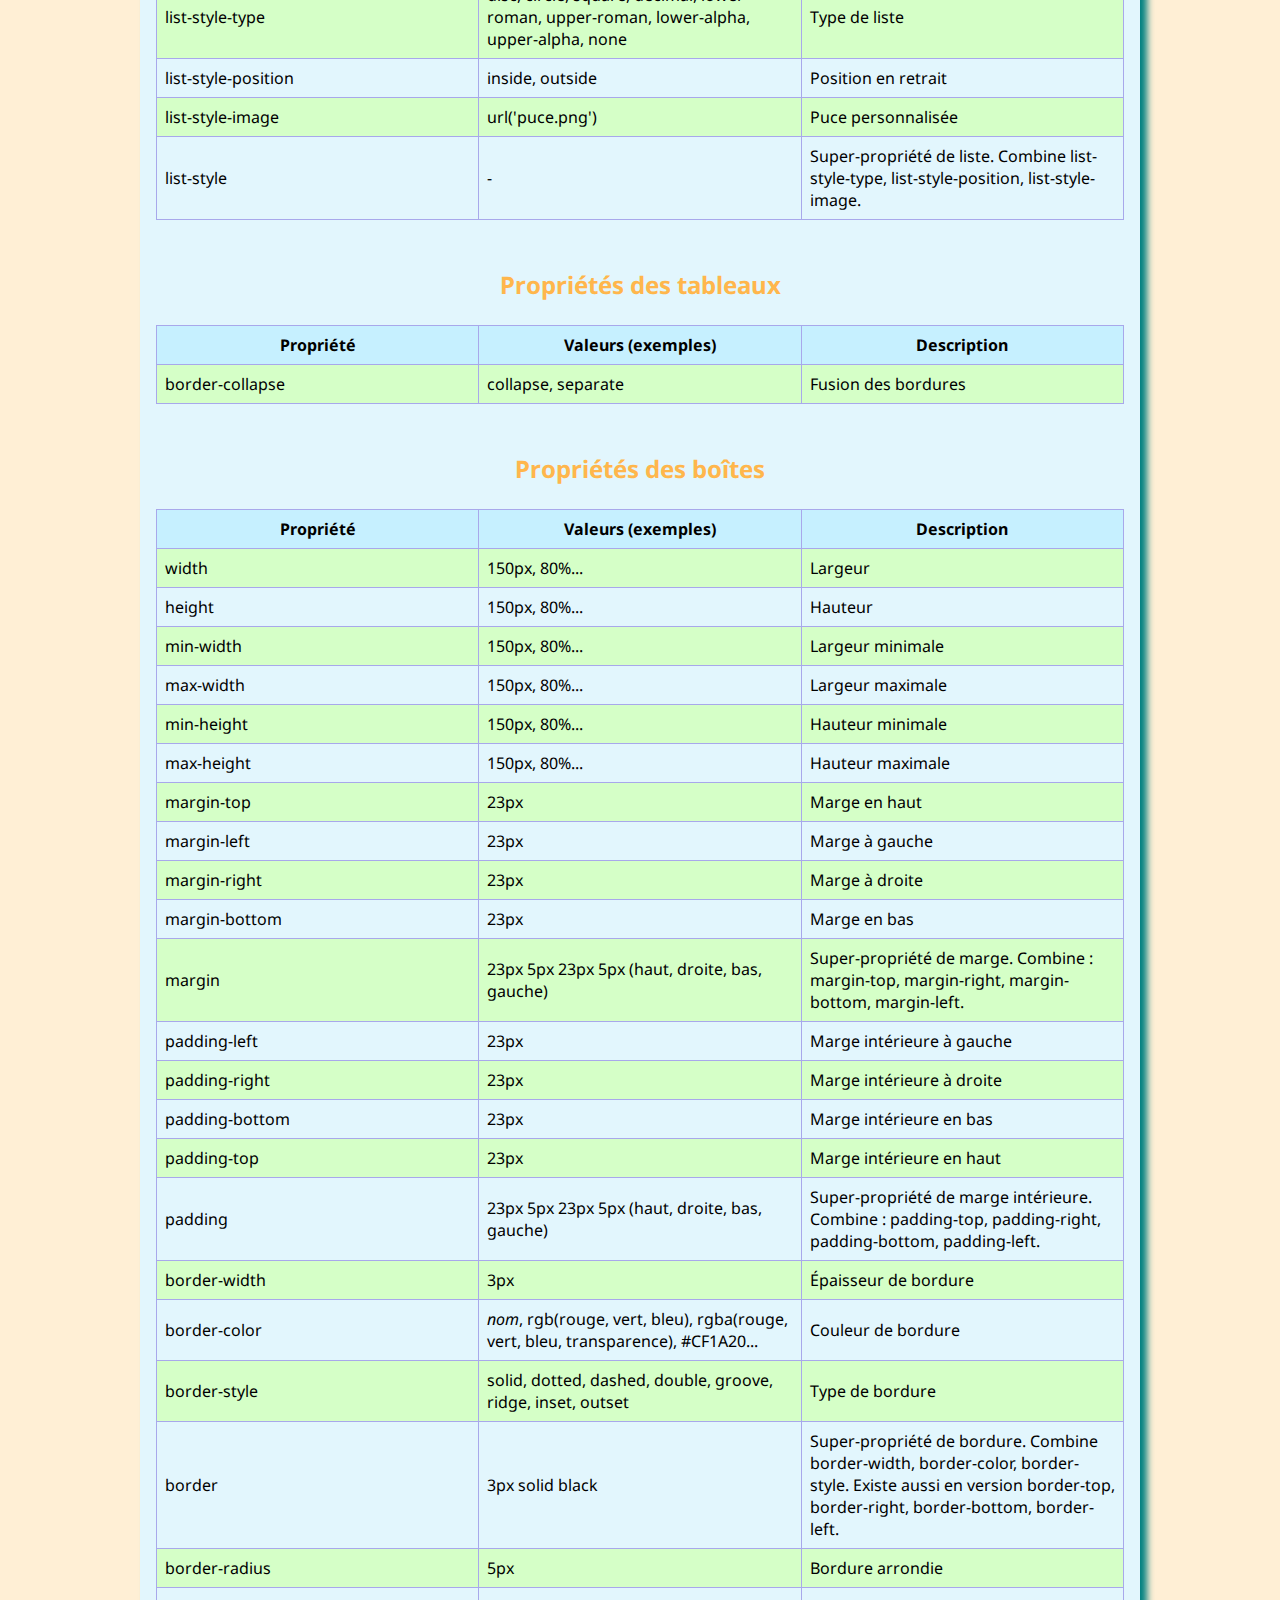
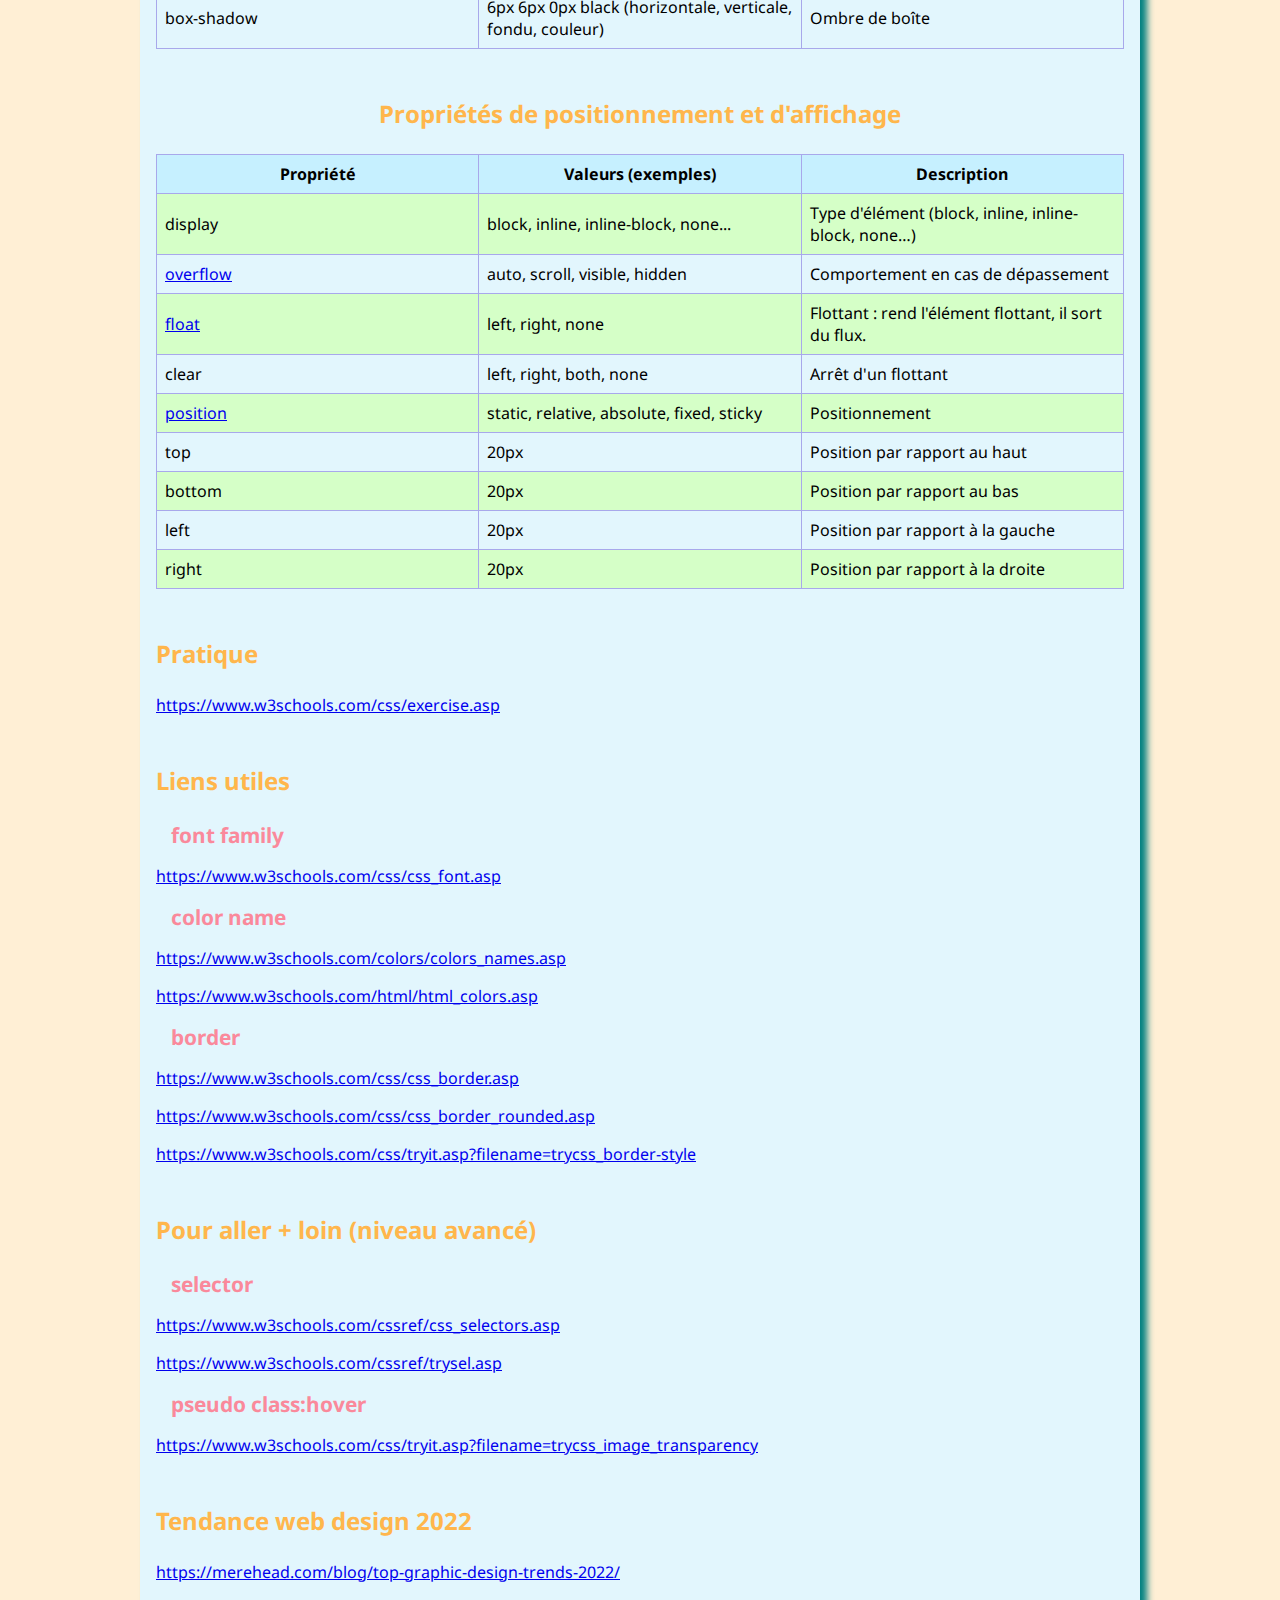
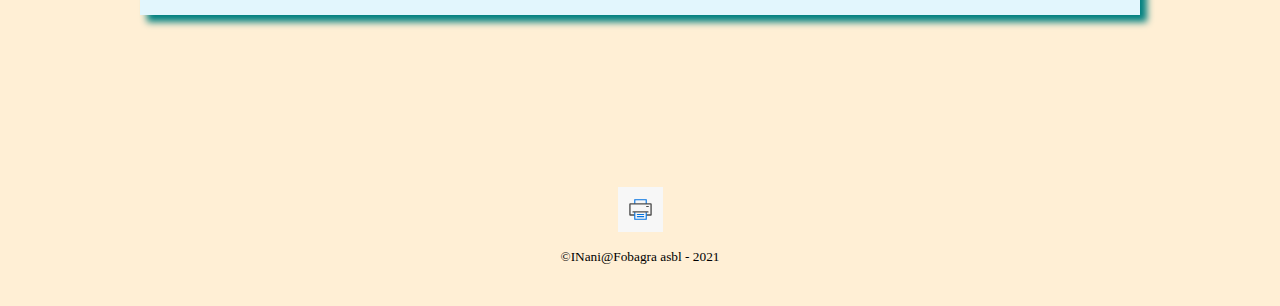
<file: styles.html>
<!DOCTYPE html>
<html>
    <head>
        <title>I.NANI - Formation web</title>
        <meta charset="UTF-8"> 
        <meta name="viewport" content="width=device-width, initial-scale=1">
        <link rel="stylesheet" href="https://fonts.googleapis.com/css?family=Megrim|Noto+Sans">
        <link href="styles/portfolio.css" rel="stylesheet" type="text/css"/>
        <link href="styles/tableau.css" rel="stylesheet" type="text/css"/>
        <link href="styles/footer.css" rel="stylesheet" type="text/css"/>
         <link href="styles/responsive.css" rel="stylesheet" type="text/css"/>
        <link href="styles/print.css" rel="stylesheet" type="text/css"/>
    </head>
    <body>

        <!-- MAIN (Center website) -->
        <div class="main">

            <h1>Initiation au code</h1>
            <hr>

            <h2>CSS</h2>

            <div id="myBtnContainer">
                <button class="btn" onclick="location.href = 'index.html'"><img src="images/house-2690425_640.png" alt="Retour à l'accueil" width='15'> Accueil </button>
				<span>&nbsp;>&nbsp;</span>
                <button class="btn active" onclick="location.href = 'index.html'">Web</button>
            </div>

            <!-- contenu de la page -->



            <article>
                <h2>Propriétés CSS - Style</h2>
                <h3>Propriétés de mise en forme du texte</h3>
                <table>
                    <tr>
                        <th>Propriété</th>
                        <th>Valeurs (exemples) </th>
                        <th>Description</th>
                    </tr>
                    <tr>
                        <td>font-family </td>
                        <td>police1, police2, police3, serif, sans-serif, monospace</td>
                        <td>Nom de police </td>
                    </tr>
                    <tr>
                        <td>font-size </td>
                        <td>1.3em, 16px, 120%... </td>
                        <td> Taille du texte </td>
                    </tr>
                    <tr>
                        <td>font-weight</td>
                        <td>bold</td>
                        <td>Gras</td>
                    </tr>
                    <tr>
                        <td>font-style</td>
                        <td>italic</td>
                        <td>Italique</td>
                    </tr>
                    <tr>
                        <td>font</td>
                        <td>-</td>
                        <td>Super propriété de police. Combine : font-weight, font-style, font-size, font-variant, font-family. </td>
                    </tr>
                    <tr>
                        <td>text-align </td>
                        <td>left, center, right, justify </td>
                        <td>Alignement horizontal</td>
                    </tr>
                </table>   
                <h3>Propriétés de couleur </h3>
                <table>
                    <tr>
                        <th>Propriété</th>
                        <th>Valeurs (exemples) </th>
                        <th>Description</th>
                    </tr>
                    <tr>
                        <td>color</td>
                        <td><i>nom</i>, rgb(rouge, vert, bleu), rgba(rouge, vert, bleu, transparence), #CF1A20... </td>
                        <td>Couleur du texte </td>
                    </tr>
                </table>


                <h3>Propriétés de fond</h3>
                <table>
                    <tr>
                        <th>Propriété</th>
                        <th>Valeurs (exemples)</th>
                        <th>Description</th>
                    </tr>
                    <tr>
                        <td>background-color</td>
                        <td><i>Identique à color</i></td>
                        <td>Couleur de fond</td>
                    </tr>
                    <tr>
                        <td>background-image</td>
                        <td>url('image.png') </td>
                        <td>Image de fond </td>
                    </tr>
                    <tr>
                        <td>background-repeat</td>
                        <td>repeat-x, repeat-y, no-repeat, repeat </td>
                        <td>Répétition du fond </td>
                    </tr>
                    <tr>
                        <td>background-position</td>
                        <td>(x y), top, center, bottom, left, right </td>
                        <td>Position du fond</td>
                    </tr>
                </table>

                <table>
                    <tr>
                        <td><a href="https://www.w3schools.com/css/css3_backgrounds.asp" target="_blank">background</a></td>
                        <td>-</td>
                        <td>Super propriété du fond. Combine : 
                            background-image, background-repeat,  background-position </td>
                    </tr>
                    <tr>
                        <td>opacity </td>
                        <td>0.5 </td>
                        <td>Transparence </td>
                    </tr>
                </table>    

                <h3>Propriétés des listes</h3>
                <table>
                    <tr>
                        <th>Propriété</th>
                        <th>Valeurs (exemples) </th>
                        <th>Description</th>
                    </tr>
                    <tr>
                        <td>list-style-type </td>
                        <td>disc, circle, square, decimal, lower-roman, upper-roman, lower-alpha, upper-alpha, none </td>
                        <td>Type de liste </td>
                    </tr>
                    <tr>
                        <td>list-style-position</td>
                        <td>inside, outside </td>
                        <td>Position en retrait </td>
                    </tr>
                    <tr>
                        <td>list-style-image </td>
                        <td>url('puce.png') </td>
                        <td>Puce personnalisée </td>
                    </tr>
                    <tr>
                        <td>list-style </td>
                        <td>-</td>
                        <td>Super-propriété de liste. Combine list-style-type, list-style-position, list-style-image. </td>
                    </tr>
                </table>

                <h3>Propriétés des tableaux </h3>
                <table>
                    <tr>
                        <th>Propriété</th>
                        <th>Valeurs (exemples) </th>
                        <th>Description</th>
                    </tr>
                    <tr>
                        <td>border-collapse</td>
                        <td>collapse, separate </td>
                        <td>Fusion des bordures </td>
                    </tr>
                </table>

                <h3>Propriétés des boîtes </h3>
                <table>
                    <tr>
                        <th>Propriété</th>
                        <th>Valeurs (exemples) </th>
                        <th>Description</th>
                    </tr>
                    <tr>
                        <td>width</td>
                        <td>150px, 80%... </td>
                        <td>Largeur</td>
                    </tr>
                    <tr>
                        <td>height </td>
                        <td>150px, 80%... </td>
                        <td>Hauteur</td>
                    </tr>
                    <tr>
                        <td>min-width</td>
                        <td>150px, 80%... </td>
                        <td>Largeur minimale </td>
                    </tr>
                    <tr>
                        <td>max-width</td>
                        <td>150px, 80%... </td>
                        <td>Largeur maximale </td>
                    </tr>
                    <tr>
                        <td>min-height</td>
                        <td>150px, 80%... </td>
                        <td>Hauteur minimale </td>
                    </tr>
                    <tr>
                        <td>max-height</td>
                        <td>150px, 80%... </td>
                        <td>Hauteur maximale </td>
                    </tr>
                    <tr>
                        <td>margin-top</td>
                        <td>23px </td>
                        <td>Marge en haut </td>
                    </tr>
                    <tr>
                        <td>margin-left</td>
                        <td>23px </td>
                        <td>Marge à gauche </td>
                    </tr>
                    <tr>
                        <td>margin-right</td>
                        <td>23px </td>
                        <td>Marge à droite </td>
                    </tr>
                    <tr>
                        <td>margin-bottom</td>
                        <td>23px </td>
                        <td>Marge en bas </td>
                    </tr>
                    <tr>
                        <td>margin</td>
                        <td>23px 5px 23px 5px 
                            (haut, droite, bas, gauche) </td>
                        <td>
                            Super-propriété de marge. 
                            Combine : margin-top, margin-right, margin-bottom, margin-left. 
                        </td>
                    </tr>
                    <tr>
                        <td>padding-left</td>
                        <td>23px </td>
                        <td>Marge intérieure à gauche </td>
                    </tr>
                    <tr>
                        <td>padding-right </td>
                        <td>23px </td>
                        <td>Marge intérieure à droite </td>
                    </tr>
                    <tr>
                        <td>padding-bottom</td>
                        <td>23px </td>
                        <td>Marge intérieure en bas </td>
                    </tr>
                    <tr>
                        <td>padding-top </td>
                        <td>23px </td>
                        <td>Marge intérieure en haut </td>
                    </tr>
                    <tr>
                        <td>padding</td>
                        <td>23px 5px 23px 5px 
                            (haut, droite, bas, gauche) </td>
                        <td>Super-propriété de marge intérieure. 
                            Combine : padding-top, padding-right, padding-bottom, padding-left. </td>
                    </tr>
                    <tr>
                        <td>border-width</td>
                        <td>3px </td>
                        <td>Épaisseur de bordure </td>
                    </tr>
                    <tr>
                        <td>border-color </td>
                        <td><i>nom</i>, rgb(rouge, vert, bleu), rgba(rouge, vert, bleu, transparence), #CF1A20... </td>
                        <td>Couleur de bordure </td>
                    </tr>
                    <tr>
                        <td>border-style</td>
                        <td>solid, dotted, dashed, double, groove, ridge, inset, outset </td>
                        <td>Type de bordure </td>
                    </tr>
                    <tr>
                        <td>border</td>
                        <td>3px solid black </td>
                        <td>Super-propriété de bordure. Combine border-width, border-color, border-style. 
                            Existe aussi en version 
                            border-top, border-right, border-bottom, border-left. </td>
                    </tr>
                    <tr>
                        <td>border-radius </td>
                        <td>5px </td>
                        <td>Bordure arrondie </td>
                    </tr>
                    <tr>
                        <td>box-shadow </td>
                        <td>6px 6px 0px black 
                            (horizontale, verticale, fondu, couleur) </td>
                        <td>Ombre de boîte</td>
                    </tr>
                </table>

                <h3>Propriétés de positionnement et d'affichage</h3>
                <table>
                    <tr>
                        <th>Propriété</th>
                        <th>Valeurs (exemples) </th>
                        <th>Description</th>
                    </tr>
                    <tr>
                        <td>display</td>
                        <td>block, inline, inline-block,  none... </td>
                        <td>Type d'élément (block, inline, inline-block, none…) </td>
                    </tr>
                    <tr>
                        <td><a href="https://www.w3schools.com/csS/css_overflow.asp" target="_blank">overflow</a></td>
                        <td>auto, scroll, visible, hidden </td>
                        <td>Comportement en cas de dépassement </td>
                    </tr>
                    <tr>
                        <td><a href="https://www.w3schools.com/CSSref/pr_class_float.asp" target="_blank">float</a></td>
                        <td>left, right, none </td>
                        <td>Flottant : rend l'élément flottant, il sort du flux.</td>
                    </tr>
                    <tr>
                        <td>clear </td>
                        <td>left, right, both, none </td>
                        <td>Arrêt d'un flottant </td>
                    </tr>
                    <tr>
                        <td><a href="https://www.w3schools.com/css/css_positioning.asp" target="_blank">position</a></td>
                        <td>static, relative, absolute, fixed, sticky </td>
                        <td>Positionnement</td>
                    </tr>
                    <tr>
                        <td>top</td>
                        <td>20px</td>
                        <td>Position par rapport au haut </td>
                    </tr>
                    <tr>
                        <td>bottom</td>
                        <td>20px</td>
                        <td>Position par rapport au bas </td>
                    </tr>
                    <tr>
                        <td>left</td>
                        <td>20px</td>
                        <td>Position par rapport à la gauche </td>
                    </tr>
                    <tr>
                        <td>right</td>
                        <td>20px</td>
                        <td>Position par rapport à la droite </td>
                    </tr>
                </table>



                <section>
                    <h3>Pratique</h3>
                    <p>
                        <a href="https://www.w3schools.com/css/exercise.asp" target="_blank">https://www.w3schools.com/css/exercise.asp</a>
                    </p>





                    <h3>Liens utiles</h3>
                    <h4>font family</h4>
                    <p>
                        <a href="https://www.w3schools.com/css/css_font.asp" target="_blank">https://www.w3schools.com/css/css_font.asp</a>
                    </p>
                    <!--<p>
                       <a href="https://orthogaffe.wordpress.com/2010/02/27/police-web/" target="_blank">https://orthogaffe.wordpress.com/2010/02/27/police-web/</a>
                   </p>-->



                    <h4>color name</h4>
                    <p>
                        <a href="https://www.w3schools.com/colors/colors_names.asp" target="_blank">https://www.w3schools.com/colors/colors_names.asp</a>
                    </p>
                    <p>
                        <a href="https://www.w3schools.com/html/html_colors.asp" target="_blank">https://www.w3schools.com/html/html_colors.asp</a>
                    </p>
                    <h4>border</h4>
                    <p>
                        <a href="https://www.w3schools.com/css/css_border.asp" target="_blank">https://www.w3schools.com/css/css_border.asp</a>
                    </p>
                    <p>
                        <a href="https://www.w3schools.com/css/css_border_rounded.asp" target="_blank">https://www.w3schools.com/css/css_border_rounded.asp</a>
                    </p>
                    <p>
                        <a href="https://www.w3schools.com/css/tryit.asp?filename=trycss_border-style " target="_blank">https://www.w3schools.com/css/tryit.asp?filename=trycss_border-style</a>
                    </p>


                    <h3>Pour aller + loin (niveau avancé) </h3>
                    <h4>selector </h4>
                    <p>
                        <a href="https://www.w3schools.com/cssref/css_selectors.asp" target="_blank">https://www.w3schools.com/cssref/css_selectors.asp</a>
                    </p>
                    <p>
                        <a href="https://www.w3schools.com/cssref/trysel.asp " target="_blank">https://www.w3schools.com/cssref/trysel.asp</a>
                    </p>
                    <h4>pseudo class:hover </h4>
                    <p>
                        <a href="https://www.w3schools.com/css/tryit.asp?filename=trycss_image_transparency" target="_blank">https://www.w3schools.com/css/tryit.asp?filename=trycss_image_transparency</a>
                    </p>

                    <h3>Tendance web design 2022</h3>
                    <p>
                        <a href="https://merehead.com/blog/top-graphic-design-trends-2022/" target="_blank">https://merehead.com/blog/top-graphic-design-trends-2022/</a>
                    </p>

                </section>




            </article>



            <footer>
                <figure>
                    <!-- <button onclick="window.print()">Print this page</button>-->
                    <img onclick="window.print()" src="images/print-6568980.svg" alt="veuillez cliquer pour imprimer" width="45" height="45" class="print">
                    <figcaption class="hidden">
                        Image par <a href="https://pixabay.com/fr/users/inspire-studio-22128832/?utm_source=link-attribution&amp;utm_medium=referral&amp;utm_campaign=image&amp;utm_content=6568980">J S</a> de <a href="https://pixabay.com/fr/?utm_source=link-attribution&amp;utm_medium=referral&amp;utm_campaign=image&amp;utm_content=6568980">Pixabay</a>
                    </figcaption>              
                </figure>
                <p>
                    &copy;INani@Fobagra asbl - 2021
                </p>
            </footer>




            <!-- END MAIN -->
        </div>

    </body>
</html>
</file>
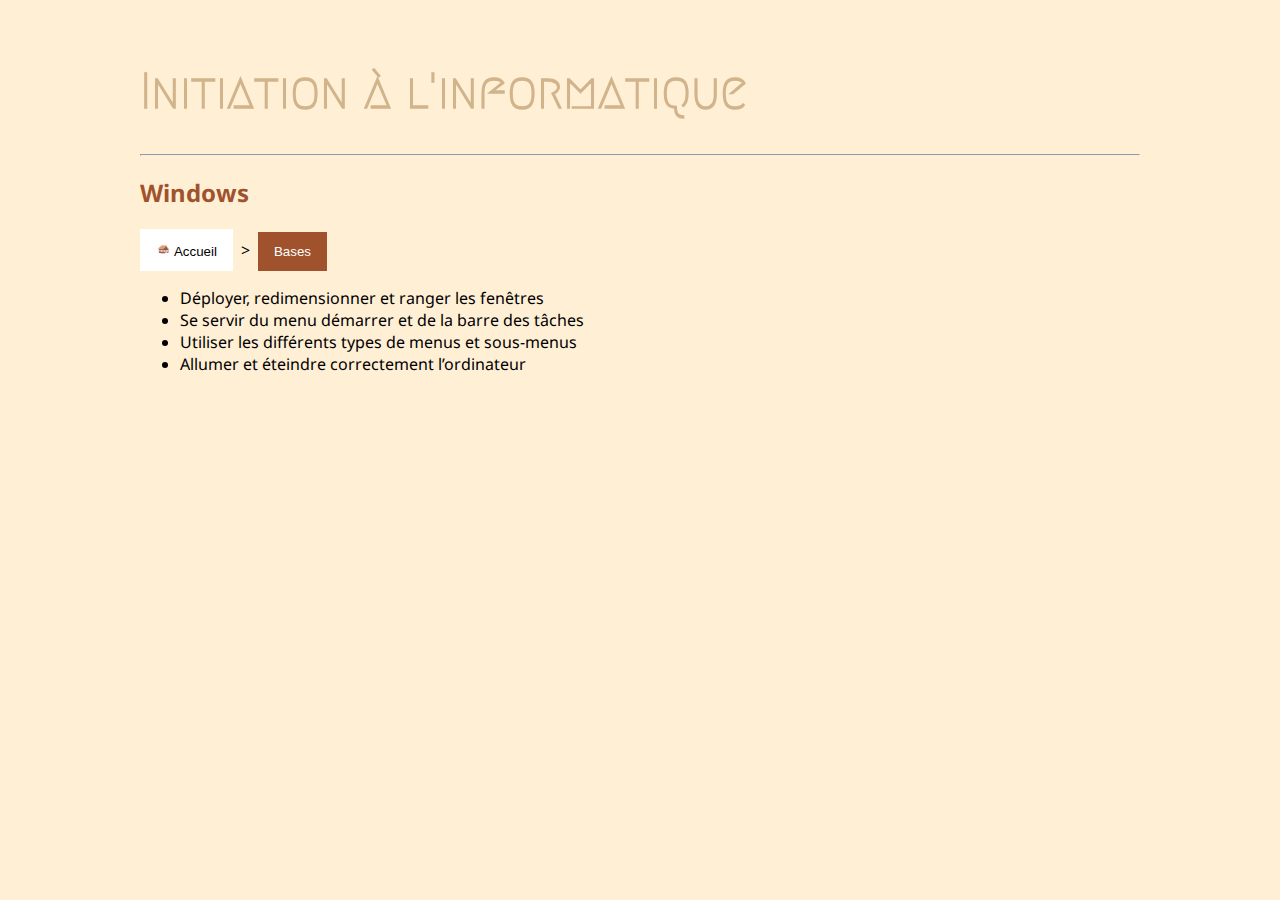
<file: windows.html>
<!DOCTYPE html>
<html>
    <head>
        <title>I.NANI - Formation Windows</title>
        <meta charset="UTF-8"> 
        <meta name="viewport" content="width=device-width, initial-scale=1">
        <link rel="stylesheet" href="https://fonts.googleapis.com/css?family=Megrim|Noto+Sans">
        <link href="styles/portfolio.css" rel="stylesheet" type="text/css"/>
    </head>
    <body>

        <!-- MAIN (Center website) -->
        <div class="main">

            <h1>Initiation à l'informatique</h1>
            <hr>

            <h2>Windows</h2>

            <div id="myBtnContainer">
                <button class="btn" onclick="location.href = 'index.html'"><img src="images/house-2690425_640.png" alt="Retour à l'accueil" width='15'> Accueil </button>
				<span>&nbsp;>&nbsp;</span>
                <button class="btn active" onclick="location.href = 'index.html'">Bases</button>
            </div>
            
            <!-- contenu de la page -->
              <ul class="w3-ul w3-card-4 w3-center">
                    <li>
                        Déployer, redimensionner et ranger les fenêtres 
                    </li>

                    <li>
                        Se servir du menu démarrer et de la barre des tâches
                    </li>

                    <li>
            Utiliser les différents types de menus et sous-menus 
        </li>
                            
                            <li>
                                    Allumer et éteindre correctement l’ordinateur
                            </li>
                </ul>
            


            <!-- END MAIN -->
        </div>

    </body>
</html>
</file>
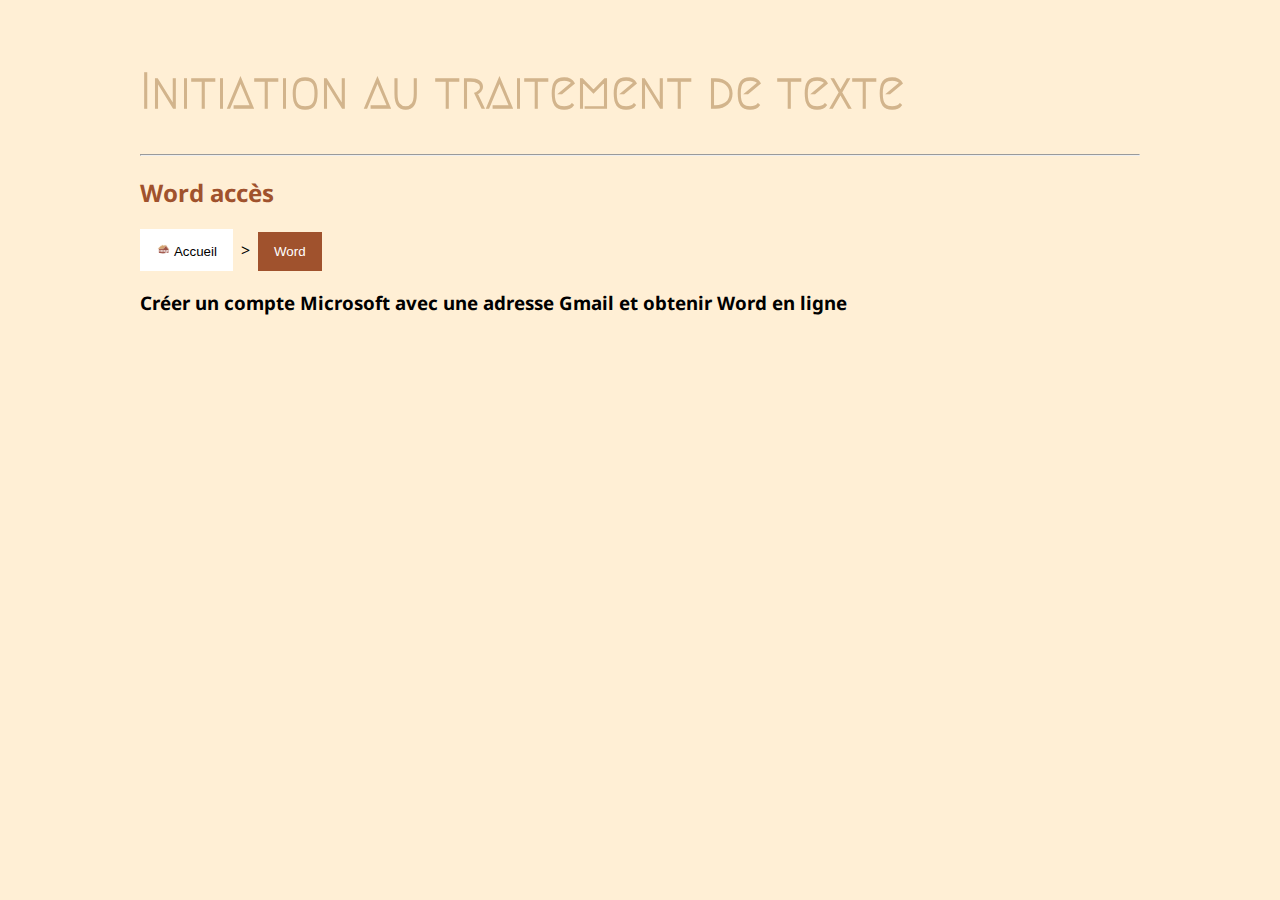
<file: word1.html>
<!DOCTYPE html>
<html>
    <head>
        <title>I.NANI - Formation Word</title>
        <meta charset="UTF-8"> 
        <meta name="viewport" content="width=device-width, initial-scale=1">
        <link rel="stylesheet" href="https://fonts.googleapis.com/css?family=Megrim|Noto+Sans">
        <link href="styles/portfolio.css" rel="stylesheet" type="text/css"/>
    </head>
    <body>

        <!-- MAIN (Center website) -->
        <div class="main">

            <h1>Initiation au traitement de texte</h1>
            <hr>

            <h2>Word accès</h2>

            <div id="myBtnContainer">
                <button class="btn" onclick="location.href = 'index.html'"><img src="images/house-2690425_640.png" alt="Retour à l'accueil" width='15'> Accueil </button>
				<span>&nbsp;>&nbsp;</span>
                <button class="btn active" onclick="location.href = 'index.html'">Word</button>
            </div>
            
            <!-- contenu de la page -->
            <h3>Créer un compte Microsoft avec une adresse Gmail et obtenir Word en ligne </h3>
            
<iframe width="560" height="315" src="https://www.youtube.com/embed/8Ds4JYlPugE" title="YouTube video player" frameborder="0" allow="accelerometer; autoplay; clipboard-write; encrypted-media; gyroscope; picture-in-picture" allowfullscreen></iframe>

            
            


            <!-- END MAIN -->
        </div>

    </body>
</html>
</file>
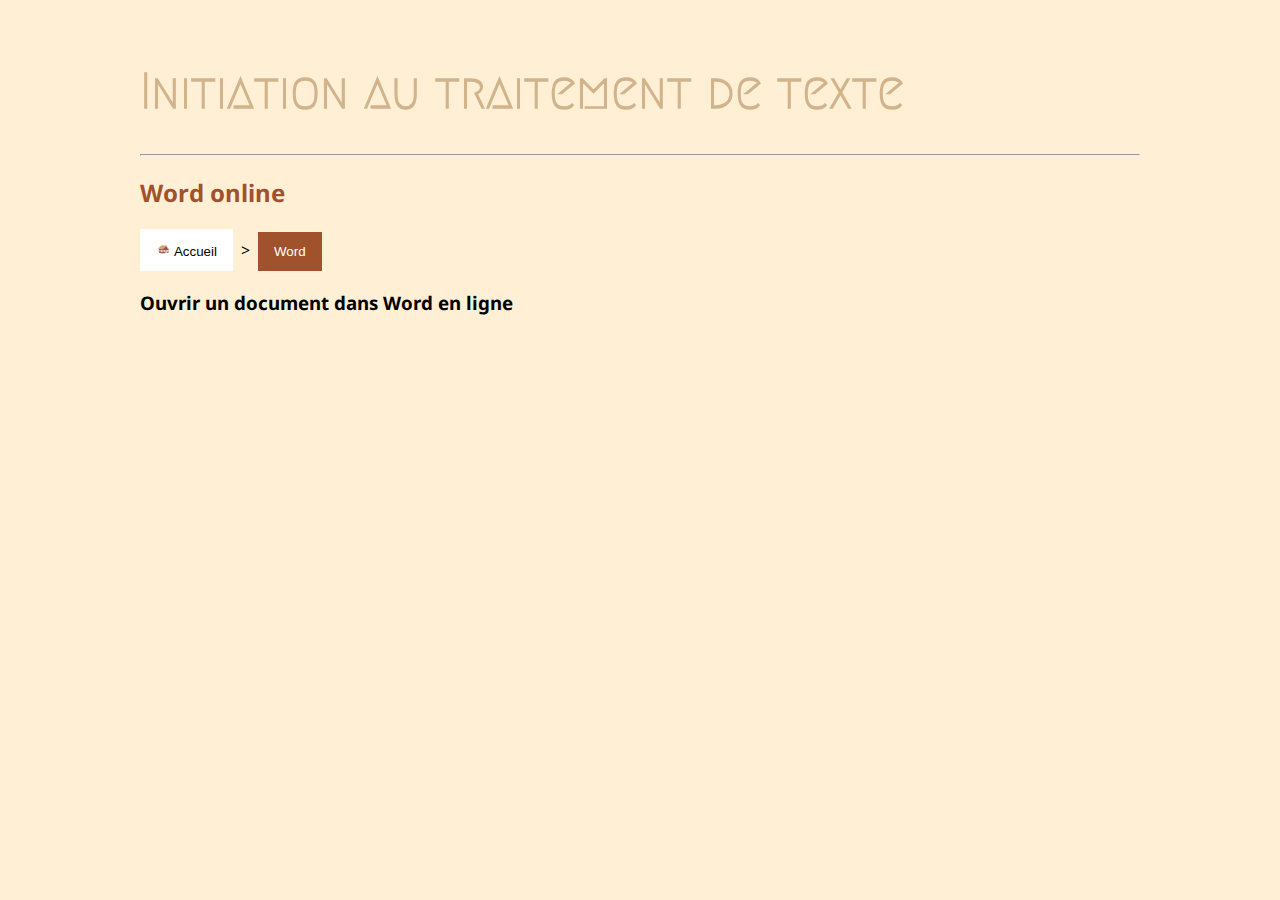
<file: word2.html>
<!DOCTYPE html>
<html>
    <head>
        <title>I.NANI - Formation Word</title>
        <meta charset="UTF-8"> 
        <meta name="viewport" content="width=device-width, initial-scale=1">
        <link rel="stylesheet" href="https://fonts.googleapis.com/css?family=Megrim|Noto+Sans">
        <link href="styles/portfolio.css" rel="stylesheet" type="text/css"/>
    </head>
    <body>

        <!-- MAIN (Center website) -->
        <div class="main">

            <h1>Initiation au traitement de texte</h1>
            <hr>

            <h2>Word online</h2>

            <div id="myBtnContainer">
                <button class="btn" onclick="location.href = 'index.html'"><img src="images/house-2690425_640.png" alt="Retour à l'accueil" width='15'> Accueil </button>
				<span>&nbsp;>&nbsp;</span>
                <button class="btn active" onclick="location.href = 'index.html'">Word</button>
            </div>
            
            <!-- contenu de la page -->
            <h3>Ouvrir un document dans Word en ligne</h3>
            

<iframe width="560" height="315" src="https://www.youtube.com/embed/CuILNtV988A" title="YouTube video player" frameborder="0" allow="accelerometer; autoplay; clipboard-write; encrypted-media; gyroscope; picture-in-picture" allowfullscreen></iframe>


            
            


            <!-- END MAIN -->
        </div>

    </body>
</html>
</file>
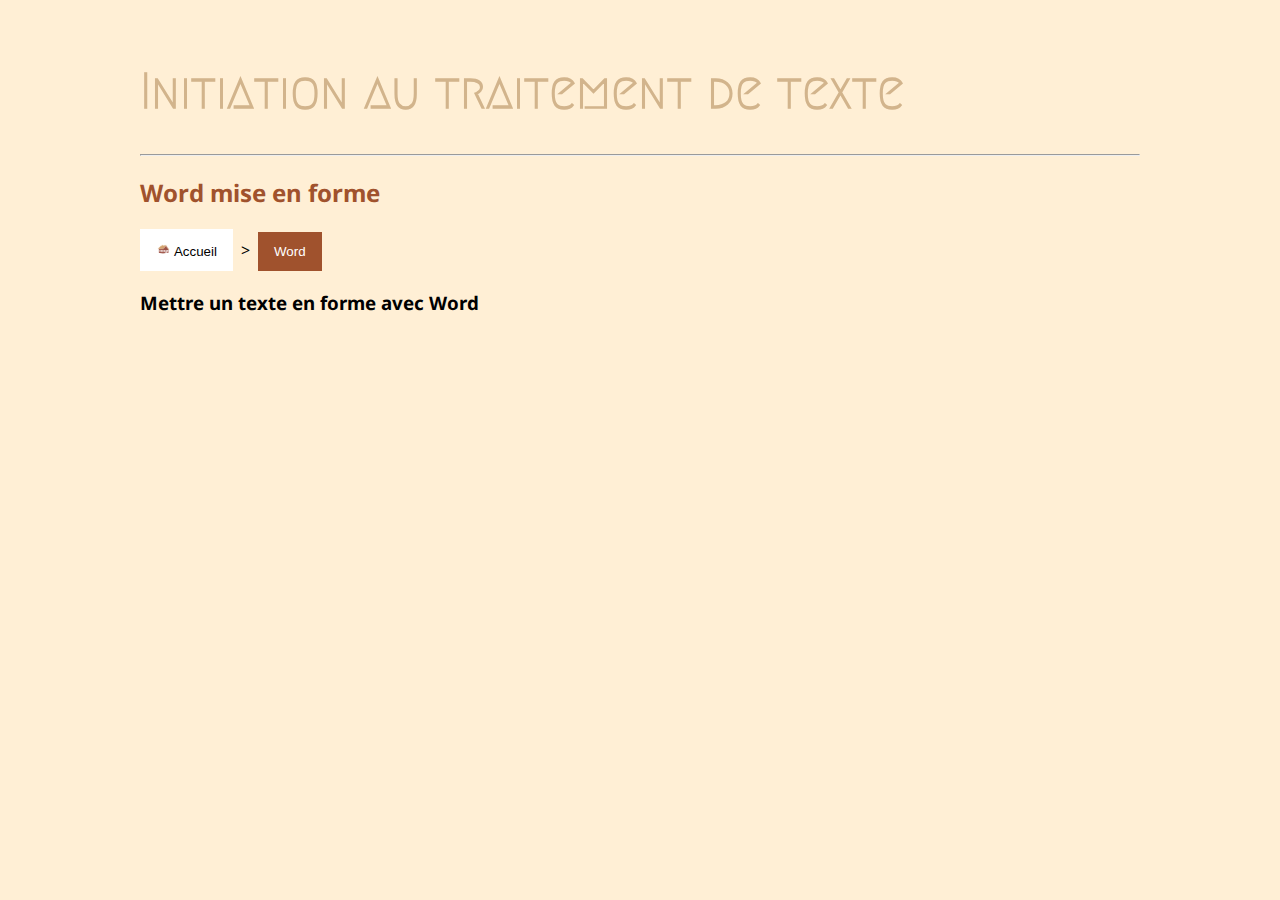
<file: word3.html>
<!DOCTYPE html>
<html>
    <head>
        <title>I.NANI - Formation Word</title>
        <meta charset="UTF-8"> 
        <meta name="viewport" content="width=device-width, initial-scale=1">
        <link rel="stylesheet" href="https://fonts.googleapis.com/css?family=Megrim|Noto+Sans">
        <link href="styles/portfolio.css" rel="stylesheet" type="text/css"/>
    </head>
    <body>

        <!-- MAIN (Center website) -->
        <div class="main">

            <h1>Initiation au traitement de texte</h1>
            <hr>

            <h2>Word mise en forme</h2>

            <div id="myBtnContainer">
                <button class="btn" onclick="location.href = 'index.html'"><img src="images/house-2690425_640.png" alt="Retour à l'accueil" width='15'> Accueil </button>
				<span>&nbsp;>&nbsp;</span>
                <button class="btn active" onclick="location.href = 'index.html'">Word</button>
            </div>
            
            <!-- contenu de la page -->
            <h3>Mettre un texte en forme avec Word </h3>
            


<iframe width="560" height="315" src="https://www.youtube.com/embed/RkTjU-ouRCE" title="YouTube video player" frameborder="0" allow="accelerometer; autoplay; clipboard-write; encrypted-media; gyroscope; picture-in-picture" allowfullscreen></iframe>



            
            


            <!-- END MAIN -->
        </div>

    </body>
</html>
</file>
<file: styles/portfolio.css>
/*
https://www.w3schools.com/howto/tryit.asp?filename=tryhow_js_portfolio_gallery_filter
*/
/* 
    Created on : 19-nov.-2021, 12:32:12
    Author     : métier
*/


* {
    box-sizing: border-box;
}

body {
    background-color: PapayaWhip;
    padding: 20px;
    font-family: "Noto Sans", sans-serif;
    font-size: 1em;
}

/* Center website */
.main {
    max-width: 1000px;
    margin: auto;
}

h1 {
    font-size: 50px;
    word-break: normal;
    font-family: Megrim;
    color : tan;
}
hr {
    color : tan;
}
h2 {
    color: Sienna;
}


.row {
    margin: 10px -16px;
}

/* Add padding BETWEEN each column */
.row,
.row > .column {
    padding: 8px;
}

/* Create three equal columns that floats next to each other */
.column {
    float: left;
    width: 33.33%;
    display: none; /* Hide all elements by default */
}

/* Clear floats after rows */
.row:after {
    content: "";
    display: table;
    clear: both;
}

/* Content */
.content {
    background-color: white;
    padding: 10px;
}

aside#wysiwyg > h1{
    font-size: 27px;
    color:black;
    font-family: "Noto Sans", sans-serif;
}
aside#wysiwyg > h2{
    font-size: 24px;
    color:black;
    font-family: "Noto Sans", sans-serif;
}

/* The "show" class is added to the filtered elements */
.show {
    display: block;
}

/* Style des boutons */
.btn {
    border: none;
    outline: none;
    padding: 12px 16px;
    background-color: white;
    cursor: pointer;
}

.btn:hover {
    background-color: tan;
}

.btn.active {
    background-color: Sienna;
    color: white;
}

/* Style des images */
.main .row .content img {
    width : 100%;
    opacity: 1;
}
.main .row .content img:hover {
    opacity: .5;
}
</file>
<file: styles/responsive.css>
/*
Click nbfs://nbhost/SystemFileSystem/Templates/Licenses/license-default.txt to change this license
Click nbfs://nbhost/SystemFileSystem/Templates/ClientSide/css.css to edit this template
*/
/* 
    Created on : 20-nov.-2021, 2:12:27
    Author     : Isabelle
*/

/* Styles responsive */
@media only screen and (max-width: 800px) {
    .column {
        width: 49.99999%;
        margin: 6px 0;
    }
    h1{
        font-size: 1.7em;
    }
       section, section aside {
        width: 100%;
    }
    section div{
        width: 100%;
        clear:both;
        margin-bottom : 2em;
    }
}

@media only screen and (max-width: 500px) {
    .column {
        width: 100%;
    }
    h1{
        font-size: 1.2em;
    }
    h2{
        font-size: 0.9em;
    }
    iframe{
        width: 100%;
    }
    aside#wysiwyg > h1{
        font-size: 27px;
        color:black;
        font-family: "Noto Sans", sans-serif;
    }
    section, section aside {
        width: 100%;
    }
    section div{
        width: 100%;
        clear:both;
        margin-bottom : 2em;
    }
    aside#wysiwyg > h1{
        font-size: 70%;
    }
    aside#wysiwyg > h2{
        font-size: 120%;
    }
}
</file>
<file: styles/two_col.css>
/*

*/
/* 
    Created on : 19-nov.-2021, 16:24:33
    Author     : métier
*/

section div{
    width: 47%; 
    border: 1px outset navy; 
    padding: 20px 17px 30px 20px; 
    font-family: monospace;
    font-size: 14px;
    background-color: #14141F; 
    color : AliceBlue;
    /* clear : both;*/
}

section aside{
    width: 42%; 
    border: 1px outset orange; 
    padding: 20px 17px 30px 20px; 
    float: right;
}

section aside#wysiwyg{
    padding: 0px 17px 0px 20px; 

}

section aside#wysiwyg > h1{
    font-size: 27px;
}

section aside#wysiwyg > h1, h2, h3, h4, h5, h6{
    margin : 20px auto;
}

table, tr, th, td{
    border: 1px solid black;
}
th, td{
    padding : 5px;
}

code{
    color : DodgerBlue; 		
    font-weight: 700;
}
code.attr{
    color: #FF69B4; 
    font-weight: 500;
}
code.val{
    color : #ffa;                              
    font-weight: 200;
}


.green{
    color : lightgreen;
}

.hidden{
    display: none;
}

/* Effet CSS au survol */
section div:hover {
    background-color: AliceBlue;
    color :#14141F; 
}
section div:hover code.val{
    color : grey;    
}
section div:hover .green{
    color : green;
}
</file>
<file: styles/footer.css>
/*

/* 
    Created on : 19-nov.-2021, 16:15:59
    Author     : métier
*/
footer{
    font-family: papyrus, Fantasy;
    font-size: smaller;
    /*color: wheat;*/
    text-align: center;
    margin-top: 172px;
}
footer figure figcaption{
    display : none;
    color:white;
}
</file>
<file: styles/print.css>
/* Styles pour impression 211029 */
@media print {
    body{
        color: darkgray;
        width: 99%; 
        font-size: 16px;
        font-family:  Arial, Helvetica, sans-serif;
    }  
    #myBtnContainer{
        display : none;
    }

    aside#wysiwyg > h1{
        font-size: 27px;
    }
    section{
        width: 99%;
        margin-top: 25px;
        padding-bottom: 25px;
    }
    article{
        width: 96%; 
        padding: 0px 0px 0px 0px; 
        margin : 25px auto;
        border-top: 0px solid transparent; 
        border-right: 0px solid transparent; 
        border-bottom: 0px solid transparent;                 
        border-left: 0px solid transparent;  
        border-radius : 0 0 0px 0;
        box-shadow: 0px 0px 0px transparent;
    }
    div{
        width: 99%;
        border: 0px solid transparent; 
        clear : both;
        font-size: 16px;
        font-family:  Arial, Helvetica, sans-serif;
    }

    aside{
        width: 99%;
        border: 0px solid transparent; 
        clear : both;
    }

    table, tr, th, td{
        border: 1px solid black;
    }
    th, td{
        padding : 5px;
    }

    body >  header > nav a:not(.active) {
        display: none;
    }

    .printSautPage{
        page-break-before: always;
    }
    .print{
        display: none;
    }
    
    #styledor{
        display: none;
    }
}
</file>
<file: styles/tableau.css>
/*
Styles de la page propriétés CSS avec tableau
*/
/* 
    Created on : 30-oct.-2021, 0:38:45
    Updated on : 19-nov.-2021
    Author     : métier
*/

table{
    width : 100%;
    border-collapse: collapse;
}
th, td {
    width: 32%;   
    border: 1px #a8a8eb solid;
    padding:0.5em;
}
th {
    background-color: #C6F0FF;
}
tr:nth-child(even){background-color: #d5ffc7;}

tr:hover {background-color: #9fff80;}



article > h2, article > h3, article > h4{
    text-align: center;
}
article {
    background-color:#E2F6FD;
    box-shadow: 7px 7px 7px teal; /*(horizontale, verticale, fondu, couleur) */
    padding:1em;
}

h2{
    color : #a8a8eb;
    font-size: 1.7em;   
}
h3{
    color : #FFB64C;
    font-size: 1.5em;    
    padding-top: 1em;
}
h4{
    color : #FA899B;
    font-size: 1.3em;
    margin: 0.7em;
}
</file>
